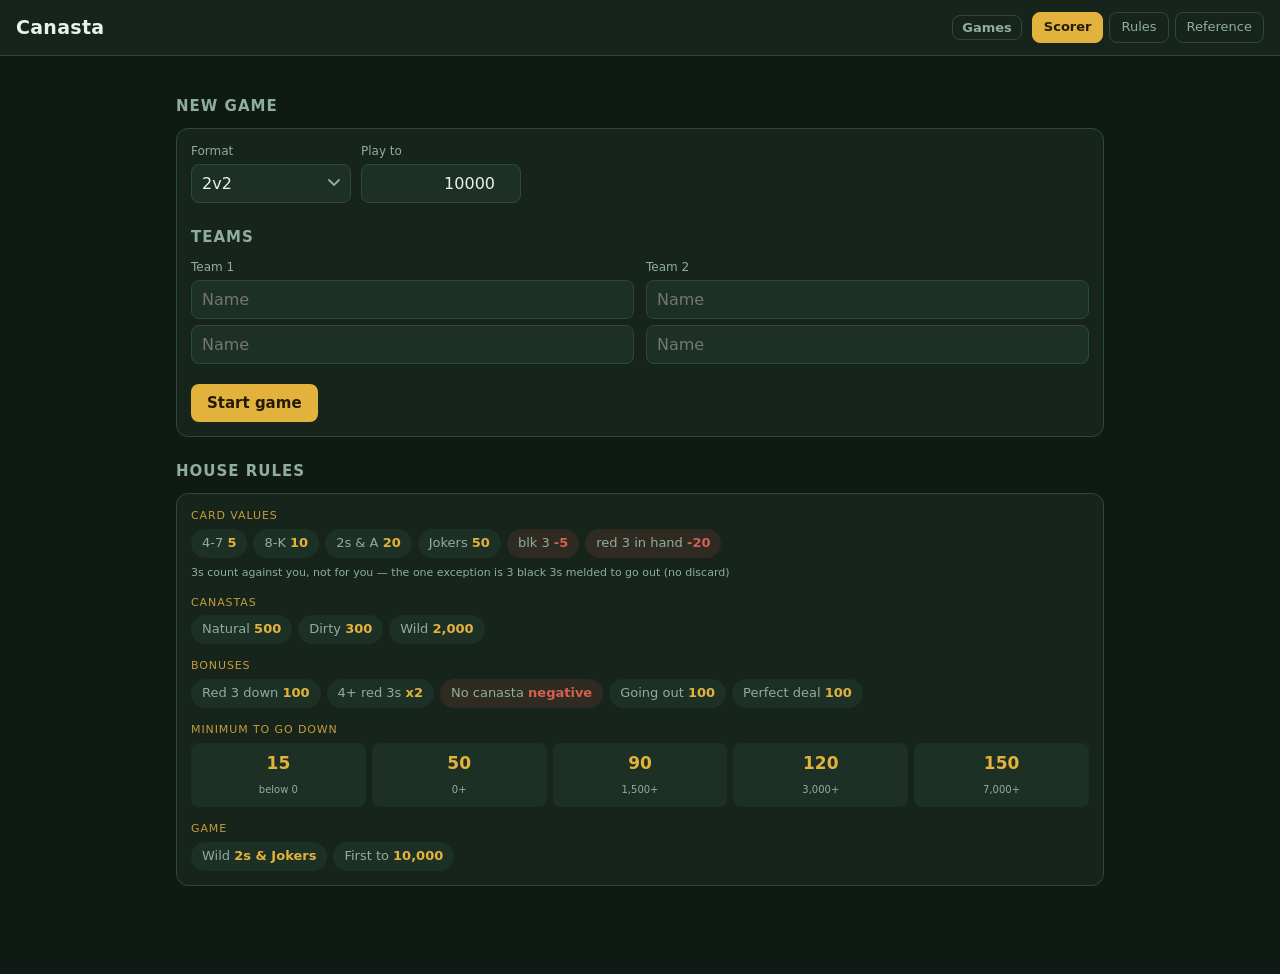
<file: index.html>
<!doctype html>
<html lang="en">
<head>
<meta charset="utf-8">
<meta name="viewport" content="width=device-width,initial-scale=1">
<title>Canasta Scorer</title>
<link rel="icon" href="favicon.svg" type="image/svg+xml">
<link rel="apple-touch-icon" href="apple-touch-icon.png">
<meta name="theme-color" content="#16241c">
<meta name="apple-mobile-web-app-capable" content="yes">
<meta name="mobile-web-app-capable" content="yes">
<meta name="apple-mobile-web-app-status-bar-style" content="black">
<meta name="apple-mobile-web-app-title" content="Canasta">
<link rel="stylesheet" href="nav.css?v=2">
<style>
  :root{
    --bg:#0f1a14; --panel:#16241c; --panel2:#1d3026; --line:#2c4a39;
    --ink:#e8f2ec; --dim:#8fae9d; --gold:#e3b23c; --red:#d4604f; --green:#4fbf7f;
  }
  *{box-sizing:border-box}
  body{margin:0;background:var(--bg);color:var(--ink);
    font:16px/1.45 ui-sans-serif,system-ui,-apple-system,"Segoe UI",sans-serif;
    padding:0 0 60px;-webkit-text-size-adjust:100%}
  main{max-width:960px;margin:0 auto;padding:16px}
  h2{font-size:15px;text-transform:uppercase;letter-spacing:1px;color:var(--dim);margin:24px 0 10px}
  .card{background:var(--panel);border:1px solid var(--line);border-radius:12px;padding:14px;margin-bottom:12px}
  label{display:block;font-size:12px;color:var(--dim);margin-bottom:4px}
  input[type=text],input[type=number],select{
    width:100%;background:var(--panel2);border:1px solid var(--line);color:var(--ink);
    border-radius:8px;padding:9px 10px;font-size:16px;font-family:inherit}
  input[type=number]{text-align:right}
  /* Safari keeps its native menulist metrics and ignores our padding, so the
     select renders shorter than the inputs beside it. Opt out and draw our
     own arrow. */
  select{appearance:none;-webkit-appearance:none;line-height:normal;
    padding-right:30px;background-repeat:no-repeat;
    background-position:right 10px center;
    background-image:url("data:image/svg+xml,%3Csvg xmlns='http://www.w3.org/2000/svg' width='12' height='8' viewBox='0 0 12 8'%3E%3Cpath d='M1 1l5 5 5-5' fill='none' stroke='%238fae9d' stroke-width='1.8' stroke-linecap='round'/%3E%3C/svg%3E")}
  input:focus,select:focus{outline:2px solid var(--gold);outline-offset:-1px}
  button{background:var(--gold);color:#241a05;border:0;border-radius:8px;padding:10px 16px;
    font-size:15px;font-weight:600;font-family:inherit;cursor:pointer}
  button.ghost{background:transparent;color:var(--dim);border:1px solid var(--line)}
  button.tiny{padding:4px 9px;font-size:13px}
  button:hover{filter:brightness(1.1)}
  .row{display:flex;gap:10px;flex-wrap:wrap;align-items:flex-end}
  .row>*{flex:1;min-width:120px}
  .grid{display:grid;gap:12px;grid-template-columns:repeat(auto-fit,minmax(280px,1fr))}
  .board{display:grid;gap:10px;grid-template-columns:repeat(auto-fit,minmax(140px,1fr))}
  .board .t{background:var(--panel);border:1px solid var(--line);border-radius:12px;padding:12px;text-align:center}
  .board .t.lead{border-color:var(--gold)}
  /* .down after .lead so "in the hole" wins over "leading" when both apply */
  .board .t.down{border-color:var(--red);background:
    linear-gradient(180deg,rgba(212,96,79,.14),rgba(212,96,79,0)) ,var(--panel)}
  .board .t.down .score{color:var(--red)}
  .board .t.down .meld b{color:var(--red)}
  .board .t.down .bar{background:rgba(212,96,79,.22)}
  .board .name{font-size:13px;color:var(--dim);white-space:nowrap;overflow:hidden;text-overflow:ellipsis}
  .board .score{font-size:30px;font-weight:700;font-variant-numeric:tabular-nums;margin-top:2px}
  .board .meld{font-size:11px;color:var(--dim);margin-top:3px}
  .board .meld b{color:var(--gold);font-size:13px}
  .bar{height:7px;background:var(--line);border-radius:3px;margin-top:8px;
    overflow:hidden;position:relative}
  .bar i{display:block;height:100%;background:var(--gold)}
  /* meld breakpoints, notched out in the page colour so they read over track and fill alike */
  .bar u{position:absolute;top:0;bottom:0;width:2px;background:var(--bg);text-decoration:none}
  .f{display:flex;align-items:center;gap:8px;margin-bottom:7px}
  .f label{flex:1;margin:0;font-size:13px;color:var(--ink)}
  .f label em{color:var(--dim);font-style:normal;font-size:11px}
  /* numeric text fields: inputmode brings up the phone keypad, and text (not
     number) keeps iOS from offering a full keyboard or accepting "e" */
  input.num{text-align:right;font-variant-numeric:tabular-nums}
  .f input.num{width:84px;flex:none;padding:8px}
  /* steppers for the small counts: two taps beat opening a keyboard */
  .step{display:flex;align-items:center;flex:none;border:1px solid var(--line);
    border-radius:8px;background:var(--panel2);overflow:hidden}
  .step button{background:none;color:var(--ink);border-radius:0;width:40px;height:38px;
    padding:0;font-size:20px;font-weight:500;line-height:1;touch-action:manipulation}
  .step button:disabled{color:var(--line);cursor:default}
  .step output{min-width:30px;text-align:center;font-weight:700;font-variant-numeric:tabular-nums}
  .step.on output{color:var(--gold)}
  /* compact: label and choices share one line per question */
  .picks{padding:10px 12px}
  .pk{display:flex;align-items:center;gap:6px}
  .pk+.pk{margin-top:8px}
  .q{flex:none;width:76px;font-size:13px;line-height:1.2;white-space:nowrap}
  .q em{display:block;color:var(--dim);font-style:normal;font-size:11px}
  .seg{flex:1;min-width:0;display:flex;gap:4px}
  .seg button{flex:1 1 0;min-width:0;background:var(--panel2);color:var(--dim);
    border:1px solid var(--line);padding:6px 4px;font-size:13px;font-weight:500;
    white-space:nowrap;overflow:hidden;text-overflow:ellipsis;touch-action:manipulation}
  .seg button.none{flex:none;padding:6px 9px}
  .seg button.on{background:var(--gold);color:#241a05;border-color:var(--gold);font-weight:600}
  /* round totals + save, pinned so they never scroll out of reach */
  .dock{position:fixed;left:0;right:0;bottom:0;z-index:4;background:var(--panel);
    border-top:1px solid var(--line);padding:10px 16px calc(10px + env(safe-area-inset-bottom))}
  .dock>div{max-width:928px;margin:0 auto;display:flex;align-items:center;gap:14px}
  .dock .dt{flex:1;min-width:0}
  .dock .dt span{display:block;font-size:11px;color:var(--dim);
    white-space:nowrap;overflow:hidden;text-overflow:ellipsis}
  .dock .dt b{font-size:19px;font-variant-numeric:tabular-nums}
  body.game{padding-bottom:110px}
  [hidden]{display:none!important}
  /* one tab per side plus the round history */
  .tabs{scroll-margin-top:120px;display:flex;gap:4px;border-bottom:1px solid var(--line);margin-bottom:12px;
    overflow-x:auto;scrollbar-width:none}
  .tabs button{flex:1 1 0;min-width:0;background:none;color:var(--dim);border-radius:8px 8px 0 0;
    border-bottom:3px solid transparent;padding:8px 6px 7px;font-weight:500;
    touch-action:manipulation}
  .tabs button span{display:block;white-space:nowrap;overflow:hidden;text-overflow:ellipsis}
  .tabs button small{display:block;font-size:12px;font-weight:600;
    font-variant-numeric:tabular-nums;color:var(--dim)}
  .tabs button.on{color:var(--ink);border-bottom-color:var(--gold);font-weight:600}
  .tabs small.pos{color:var(--green)} .tabs small.neg{color:var(--red)}
  .next{width:100%;margin-top:12px}
  .empty{color:var(--dim);font-size:14px;text-align:center;padding:18px 0}

  /* ---------- phones: the whole game on one screen, nothing to scroll ----------
     The page becomes a full-height column. Everything is sized to its content
     except the open tab, which takes what is left and, only if something like
     "count it out" overflows it, scrolls on its own. */
  @media (max-width:640px){
    body.game{height:100vh;height:100dvh;padding:0;display:flex;flex-direction:column;overflow:hidden}
    body.game header{flex:none}
    header #reset{padding:4px 8px;font-size:12px}
    body.game main{flex:1;min-height:0;width:100%;padding:8px 12px 0;
      display:flex;flex-direction:column}
    body.game main>*{flex:none}
    body.game .rnd,body.game .refwrap,body.game .next{display:none}

    body.game .win{padding:7px 12px;font-size:15px;margin-bottom:8px;border-radius:10px}
    body.game .board{grid-template-columns:none;grid-auto-flow:column;grid-auto-columns:1fr;gap:6px}
    body.game .board .t{padding:6px 8px;border-radius:10px}
    body.game .board .name{font-size:12px}
    body.game .board .score{font-size:22px;margin:0;line-height:1.15}
    body.game .board .meld{font-size:10px;margin:0}
    body.game .board .meld b{font-size:11px}
    body.game .bar{height:5px;margin-top:5px}

    body.game .picks{margin:8px 0}
    body.game .pk+.pk{margin-top:6px}
    body.game .tabs{margin-bottom:8px}
    body.game .tabs button{padding:4px 4px 5px;font-size:14px}
    body.game .tabs button small{font-size:11px}

    body.game [data-panel]{flex:1;min-height:0;overflow-y:auto;margin-bottom:8px;
      -webkit-overflow-scrolling:touch;overscroll-behavior:contain}
    .entry{padding:10px 12px}
    .lg{display:none}
    .cans{display:grid;grid-template-columns:1fr 1fr;gap:8px 12px}
    .cans .f{flex-direction:column;align-items:stretch;gap:3px;margin:0}
    .cans .step{justify-content:space-between}
    .entry .sub{margin-top:10px;padding-top:0;font-size:0}
    /* meld and hand side by side too; an open tally spans both columns */
    .pts{display:grid;grid-template-columns:1fr 1fr;gap:8px 12px;margin-top:8px}
    .pts .f{flex-direction:column;align-items:stretch;gap:3px;margin:0}
    .pts .f input.num{width:100%;padding:7px 8px}
    .entry details.counter{margin:4px 0 0}
    .pts:has(details[open]){grid-template-columns:1fr}

    /* Tall phones have room to spare under the card. Rather than leave it
       blank, the controls grow into it (capped, so they never look silly);
       on a short phone there is nothing spare and they stay at minimum. */
    .entry{display:flex;flex-direction:column}
    .entry>*{flex:none}
    .entry .cans{flex:2 0 auto;grid-auto-rows:1fr}
    .cans .f{justify-content:center}
    .cans .f label,.pts .f label{flex:none}   /* labels hug their control */
    .cans .step{flex:1 0 34px;max-height:72px}
    .cans .step button{height:auto;align-self:stretch;width:48px;font-size:24px}
    .cans .step output{font-size:20px}
    .entry .pts{flex:1 0 auto;grid-auto-rows:1fr}
    .pts>div{display:flex;flex-direction:column;justify-content:center}
    .pts .f input.num{height:auto;min-height:36px;font-size:20px}
    @media (min-height:640px){ .pts .f input.num{min-height:52px} }

    body.game .dock{position:static;flex:none;margin:0 -12px;padding:8px 12px calc(8px + env(safe-area-inset-bottom))}
    body.game .dock .dt b{font-size:17px}
  }
  /* tall phones (Plus / Pro Max): the top half takes a share of the room too */
  @media (max-width:640px) and (min-height:760px){
    body.game .board .t{padding:10px 8px}
    body.game .board .score{font-size:28px}
    body.game .board .meld{font-size:11px;margin-top:2px}
    body.game .bar{height:6px;margin-top:8px}
    body.game .picks{padding:12px 12px;margin:10px 0}
    body.game .pk+.pk{margin-top:8px}
    body.game .seg button{padding:10px 4px;font-size:14px}
    body.game .tabs button{padding:8px 4px 8px}
    body.game .tabs{margin-bottom:10px}
  }
  /* short phones (SE-class): shave what can go so the card still fits whole */
  @media (max-width:640px) and (max-height:600px){
    body.game .bar{display:none}
    body.game .board .t{padding:5px 8px}
    body.game .board .score{font-size:20px}
    body.game .picks{padding:7px 10px;margin:6px 0}
    body.game .pk+.pk{margin-top:4px}
    body.game .seg button{padding:5px 4px}
    body.game .tabs button{padding:2px 4px 4px}
    body.game .tabs{margin-bottom:6px}
    .cans{gap:6px 12px}
    .cans .step{flex-basis:30px}
    .entry{padding:8px 12px}
    .pts{margin-top:6px}
    .pts .f input.num{padding:5px 8px}
  }
  /* the smallest phones: the title gives way so the nav keeps one row */
  @media (max-width:370px){
    body.game .dock>div{gap:8px}
    body.game .dock button{padding:10px 12px}
  }
  .card.saved{display:flex;align-items:center;gap:10px;cursor:pointer}
  .card.saved:hover{border-color:var(--gold)}
  .card.saved.won{border-color:var(--gold);background:
    linear-gradient(90deg,rgba(227,178,60,.17),rgba(227,178,60,.02)),var(--panel)}
  .card.saved.won .sname{color:var(--gold)}
  .cup{font-size:22px;line-height:1;flex:0 0 auto}
  .wname{color:var(--gold);font-weight:700;letter-spacing:.3px}
  .sname{font-weight:600;white-space:nowrap;overflow:hidden;text-overflow:ellipsis}
  .ssub{font-size:12px;color:var(--dim);margin-top:3px}
  .sub{font-size:12px;color:var(--dim);border-top:1px dashed var(--line);margin-top:10px;padding-top:8px}
  .neg{color:var(--red)} .pos{color:var(--green)}
  details.counter{margin:2px 0 10px}
  details.counter summary{font-size:12px;color:var(--gold);cursor:pointer;list-style:none}
  details.counter summary::-webkit-details-marker{display:none}
  details.counter summary::before{content:"\25B8  "}
  details.counter[open] summary::before{content:"\25BE  "}
  .cgrid{display:grid;grid-template-columns:repeat(4,1fr);gap:6px;margin-top:8px}
  .cgrid label{font-size:11px;text-align:center}
  .cgrid input.num{padding:8px 4px;text-align:center}
  .hint{font-size:11px;color:var(--dim);margin-top:8px;line-height:1.35}
  table{width:100%;border-collapse:collapse;font-variant-numeric:tabular-nums}
  th,td{padding:8px 6px;text-align:right;border-bottom:1px solid var(--line);font-size:14px}
  th:first-child,td:first-child{text-align:left;color:var(--dim)}
  th{font-size:11px;text-transform:uppercase;letter-spacing:.5px;color:var(--dim)}
  tfoot td{font-weight:700;font-size:16px;border-bottom:0}
  .win{background:linear-gradient(90deg,var(--gold),#f0d27a);color:#241a05;
    border-radius:12px;padding:14px 16px;font-weight:700;font-size:18px;margin-bottom:14px}
  .called{float:right;font-size:11px;font-weight:600;text-transform:uppercase;
    letter-spacing:.8px;opacity:.65;padding-top:5px}
  .grp{font-size:11px;text-transform:uppercase;letter-spacing:.9px;color:var(--gold);
    margin:14px 0 5px;opacity:.85}
  .grp:first-child{margin-top:0}
  .chips{display:flex;flex-wrap:wrap;gap:6px}
  .chips i{font-style:normal;background:var(--panel2);border-radius:99px;
    padding:5px 11px;font-size:13px;color:var(--dim)}
  .chips i b{color:var(--gold);font-variant-numeric:tabular-nums}
  .chips i.minus{background:rgba(212,96,79,.13)}
  .chips i.minus b{color:var(--red)}
  .lad{display:flex;gap:6px}
  .lad div{flex:1;text-align:center;background:var(--panel2);border-radius:8px;padding:8px 4px}
  .lad div b{display:block;font-size:17px;color:var(--gold);font-variant-numeric:tabular-nums}
  .lad div span{font-size:10px;color:var(--dim)}
</style>
</head>
<body>
<header>
  <h1>Canasta</h1>
  <span class="sp"></span>
  <!-- Games is an action, not navigation, and sits left of the nav so the nav
       ends flush right on every page -->
  <button class="ghost tiny" id="reset">Games</button>
  <nav>
    <a href="index.html" aria-current="page">Scorer</a>
    <a href="rules.html">Rules</a>
    <a href="reference.html">Reference</a>
  </nav>
</header>
<main id="app"></main>

<script src="rules.js?v=2"></script>
<script>
const $ = (s,r=document)=>r.querySelector(s);
const app = $('#app');
const KEY = 'canasta.v1';
const esc = s => String(s).replace(/[<>&"]/g, c => ({'<':'&lt;','>':'&gt;','&':'&amp;','"':'&quot;'}[c]));

// All games live in one array, most recent first; the active game is always games[0],
// so S is a live reference into the array and save() just writes the whole thing.
function loadGames(){
  let raw = null;
  try { raw = JSON.parse(localStorage.getItem(KEY)); } catch (e) {}
  if (!raw) return [];
  return Array.isArray(raw) ? raw : [raw];   // migrate: v1 stored a single bare game
}
let games = loadGames();
let S = games[0] || null;
// storage can be blocked (private mode, opaque origin) - never let it kill a render
const save = () => { try { localStorage.setItem(KEY, JSON.stringify(games)); } catch (e) {} };

/* ---------- scoring: house rules ---------- */
const BLANK = {natural:0,dirty:0,wild:0,red3:0,meld:0,hand:0,wentOut:false,perfectCut:false};

// SCORE, CARD_VALUES, MELD_MIN, meldMin, money and TARGET_DEFAULT all live in rules.js,
// shared with the player reference page so the two can't disagree.

// A game ends by reaching the target, or by being called early.
// Calling is a reversible flag, so there is nothing to confirm.
const isDone = (g,t) => !!g.called || Math.max.apply(null, t) >= g.target;
// plural: calling early makes an exact tie far more likely than racing to the target
const leaders = (g,t) => { const top = Math.max.apply(null, t);
  return g.teams.filter((_,i) => t[i] === top); };

// breakpoint notches on the progress track, titled so you can hover for the tier
const tickMarks = () => MELD_MIN
  .filter(r => r[0] > 0 && r[0] < S.target)
  .map(r => '<u style="left:' + (r[0]/S.target*100) + '%" title="' +
            money(r[0]) + ': need ' + r[1] + ' to go down"></u>').join('');

function scoreTeam(t){
  const canastas = t.natural + t.dirty + t.wild;
  const red3 = t.red3 * SCORE.red3 * (t.red3 >= SCORE.red3DoubleAt ? 2 : 1);
  return t.natural*SCORE.natural + t.dirty*SCORE.dirty + t.wild*SCORE.wild
       + (canastas > 0 ? red3 : -red3)
       + t.meld - t.hand
       + (t.wentOut ? SCORE.goOut : 0)
       + (t.perfectCut ? SCORE.perfectCut : 0);
}

const totals = (g) => (g||S).teams.map((_,i) =>
  (g||S).rounds.reduce((sum,r) => sum + scoreTeam(r[i]), 0));

/* ---------- setup ---------- */
const MODES = {'1v1':[1,1], '1v1v1':[1,1,1], '2v2':[2,2]};

function savedList(){
  if (!games.length) return '';
  return '<h2>Saved games</h2>' + games.map((g,i) => {
    const t = totals(g), top = Math.max.apply(null, t), done = isDone(g, t);
    const up = leaders(g, t);
    const rounds = g.rounds.length + ' round' + (g.rounds.length===1?'':'s') +
                   (g.called ? ', called' : '');
    return '<div class="card saved ' + (done?'won':'') + '" data-open="' + i + '">' +
      (done ? '<div class="cup">&#127942;</div>' : '') +
      '<div style="flex:1;min-width:0">' +
        '<div class="sname">' + esc(g.teams.join('  v  ')) + '</div>' +
        '<div class="ssub">' + (done
          ? '<b class="wname">' + up.map(esc).join(' &amp; ') + '</b>' +
            (up.length > 1 ? ' tied at ' : ' took it, ') + money(top) + ' &middot; ' + rounds
          : rounds + ' &middot; ' + t.map(money).join(' - ')) + '</div>' +
      '</div>' +
      '<button class="ghost tiny" data-drop="' + i + '">x</button>' +
    '</div>';
  }).join('');
}

function renderSetup(mode){
  mode = mode || '2v2';
  document.body.classList.remove('game');
  const sides = MODES[mode];
  app.innerHTML = savedList() +
  '<h2>New game</h2>' +
  '<div class="card">' +
    '<div class="row">' +
      '<div style="flex:0 0 160px"><label>Format</label>' +
        '<select id="mode">' + Object.keys(MODES).map(m =>
          '<option ' + (m===mode?'selected':'') + '>' + m + '</option>').join('') + '</select></div>' +
      '<div style="flex:0 0 160px"><label>Play to</label>' +
        '<input type="number" inputmode="numeric" id="target" value="' + TARGET_DEFAULT + '" step="500"></div>' +
    '</div>' +
    '<h2>' + (mode==='2v2' ? 'Teams' : 'Players') + '</h2>' +
    '<div class="grid">' + sides.map((n,i) =>
      '<div><label>' + (mode==='2v2' ? 'Team '+(i+1) : 'Player '+(i+1)) + '</label>' +
      Array.from({length:n}).map(() =>
        '<input type="text" class="pname" data-side="' + i + '" placeholder="Name" style="margin-bottom:6px">'
      ).join('') + '</div>').join('') +
    '</div>' +
    '<div style="margin-top:14px"><button id="start">Start game</button></div>' +
  '</div>' + refCard();

  $('#mode').onchange = e => renderSetup(e.target.value);
  app.onclick = e => {
    const drop = e.target.dataset.drop;
    if (drop !== undefined) return dropGame(+drop, e.target);   // before open: the x sits inside the row
    const open = e.target.closest('[data-open]');
    if (open){
      S = games.splice(+open.dataset.open, 1)[0];
      games.unshift(S); draft = []; tab = 0; save(); render();
    }
  };
  $('#start').onclick = () => {
    const teams = sides.map((_,i) => {
      const names = [].slice.call(document.querySelectorAll('.pname[data-side="'+i+'"]'))
        .map(x => x.value.trim()).filter(Boolean);
      return names.length ? names.join(' & ')
                          : (mode==='2v2' ? 'Team '+(i+1) : 'Player '+(i+1));
    });
    S = {mode: mode, teams: teams, target: +$('#target').value || TARGET_DEFAULT, rounds: []};
    games.unshift(S); draft = []; tab = 0; save(); render();
  };
}

// Deleting a game is the one destructive act left, so it arms on first click.
let dropArm = null;
function dropGame(i, btn){
  if (dropArm !== i){
    dropArm = i; btn.textContent = 'delete?'; btn.style.color = 'var(--red)';
    setTimeout(() => {
      if (dropArm !== i) return;
      dropArm = null;
      if (document.contains(btn)){ btn.textContent = 'x'; btn.style.color = ''; }
    }, 4000);
    return;
  }
  dropArm = null;
  games.splice(i,1); save(); renderSetup();
}

/* ---------- game ---------- */
let draft = [];
let tab = 0;          // a team's index, or 'rounds' for the history

function render(){
  if (!S) return renderSetup();
  // The round being entered is kept on the game itself, so stepping over to
  // Rules or Reference (or switching games) and back picks up where you were.
  if (draft.length !== S.teams.length){
    const kept = S.draft && S.draft.length === S.teams.length;
    draft = S.teams.map((_,i) => Object.assign({}, BLANK, kept ? S.draft[i] : null));
    tab = S.tab !== undefined ? S.tab : 0;
  }

  const tot = totals();
  const best = Math.max.apply(null, tot);
  const won = isDone(S, tot);
  const up = leaders(S, tot);

  app.innerHTML =
    (won ? '<div class="win">' +
      (up.length > 1 ? up.map(esc).join(' &amp; ') + ' tie at ' + money(best)
                     : esc(up[0]) + ' wins - ' + money(best)) +
      (S.called ? '<span class="called">called early</span>' : '') + '</div>' : '') +
    '<div class="board">' + S.teams.map((n,i) =>
      '<div class="t ' + (tot[i]===best?'lead ':'') + (tot[i]<0?'down':'') + '">' +
        '<div class="name">' + esc(n) + '</div>' +
        '<div class="score">' + money(tot[i]) + '</div>' +
        '<div class="meld"><b>' + meldMin(tot[i]) + '</b> to go down</div>' +
        '<div class="bar"><i style="width:' +
          Math.max(0, Math.min(100, tot[i]/S.target*100)) + '%"></i>' + tickMarks() + '</div>' +
      '</div>').join('') + '</div>' +

    '<h2 class="rnd">Round ' + (S.rounds.length + 1) + '</h2>' +
    // whole-round questions, so they sit above the tabs rather than inside one
    '<div class="card picks">' +
      pick('wentOut', 'Went out', '+' + SCORE.goOut) +
      pick('perfectCut', 'Perfect deal', '+' + SCORE.perfectCut) +
    '</div>' +
    '<div class="tabs" role="tablist">' + S.teams.map((n,i) =>
      '<button type="button" role="tab" data-tab="' + i + '"><span>' + esc(n) + '</span>' +
        '<small id="tb' + i + '">0</small></button>').join('') +
      '<button type="button" role="tab" data-tab="rounds"><span>Rounds</span>' +
        '<small>' + S.rounds.length + ' played</small></button>' +
    '</div>' +
    S.teams.map(entryCard).join('') +
    // game-level actions live with the history, out of the way of round entry
    '<div data-panel="rounds">' + history(tot) +
      '<div class="row" style="margin-top:4px">' +
        '<button class="ghost" id="clear" style="flex:0 0 auto">Clear this round</button>' +
        '<button class="ghost" id="call" style="flex:0 0 auto">' +
          (S.called ? 'Reopen game' : 'Call game') + '</button>' +
      '</div></div>' +
    '<div class="refwrap">' + refCard() + '</div>' +
    '<div class="dock"><div>' + S.teams.map((n,i) =>
      '<div class="dt"><span>' + esc(n) + '</span><b id="rt' + i + '">0</b></div>').join('') +
      '<button id="add" style="flex:none">Save round ' + (S.rounds.length + 1) + '</button></div></div>';

  document.body.classList.add('game');
  wire();
  showTab(tab);
  refreshTotals();
}

// Every panel stays in the page and is only hidden, so half-typed card counts
// survive a hop to another tab.
function showTab(t){
  tab = t === 'rounds' ? t : S.teams[t] !== undefined ? +t : 0;
  if (S.tab !== tab){ S.tab = tab; save(); }
  app.querySelectorAll('[data-tab]').forEach(b => {
    const on = b.dataset.tab === String(tab);
    b.classList.toggle('on', on);
    b.setAttribute('aria-selected', on);
  });
  app.querySelectorAll('[data-panel]').forEach(p => {
    p.hidden = p.dataset.panel !== String(tab);
  });
}

// Going out and the perfect deal belong to one side per round, so they are a
// single choice for the round rather than a checkbox on every card.
const pick = (f, q, note) => {
  const who = draft.findIndex(d => d[f]);
  return '<div class="pk"><div class="q">' + q + ' <em>' + note + '</em></div><div class="seg">' +
    S.teams.map((n,i) => '<button type="button" data-pick="' + f + '" data-i="' + i + '"' +
      (who === i ? ' class="on"' : '') + '>' + esc(n) + '</button>').join('') +
    '<button type="button" data-pick="' + f + '" data-i="-1" class="none' +
      (who < 0 ? ' on' : '') + '">None</button></div></div>';
};

const stepper = (i, f, d, max) =>
  '<div class="step' + (d[f] ? ' on' : '') + '" data-t="' + i + '" data-f="' + f + '"' +
    (max ? ' data-max="' + max + '"' : '') + '>' +
    '<button type="button" data-d="-1" aria-label="fewer"' + (d[f] ? '' : ' disabled') + '>&minus;</button>' +
    '<output>' + d[f] + '</output>' +
    '<button type="button" data-d="1" aria-label="more"' +
      (max && d[f] >= max ? ' disabled' : '') + '>+</button></div>';

// type=text + inputmode: the digit keypad on phones, and an empty box instead
// of a 0 you have to delete first
const numField = (i, f, v) =>
  '<input type="text" class="num" inputmode="numeric" pattern="[0-9]*" autocomplete="off" ' +
    'placeholder="0" data-t="' + i + '" data-f="' + f + '" value="' + (v || '') + '">';

function entryCard(name, i){
  const d = draft[i];
  const row = (f,label,note,ctl) =>
    '<div class="f"><label>' + label + ' <em>' + note + '</em></label>' + ctl + '</div>';
  const nxt = S.teams[i+1];
  // .lg words drop out on phones, where the four steppers sit two by two
  return '<div class="card entry" data-panel="' + i + '"><div class="cans">' +
    row('natural','Natural<span class="lg"> canastas</span>','x' + SCORE.natural, stepper(i,'natural',d)) +
    row('dirty','Dirty<span class="lg"> canastas</span>','x' + SCORE.dirty, stepper(i,'dirty',d)) +
    row('wild','Wild<span class="lg"> canastas</span>','x' + SCORE.wild, stepper(i,'wild',d)) +
    row('red3','Red 3s','x' + SCORE.red3 + '<span class="lg">, doubled at ' + SCORE.red3DoubleAt + '+</span>',
        stepper(i,'red3',d,DEAL.red3s)) + '</div>' +
    '<div class="sub">Card points</div>' +
    '<div class="pts"><div>' +
      row('meld','Melded on table','+', numField(i,'meld',d.meld)) + counter(i,'meld') + '</div><div>' +
      row('hand','Left in hand','-', numField(i,'hand',d.hand)) + counter(i,'hand') + '</div></div>' +
    (nxt !== undefined ? '<button type="button" class="ghost next" data-tab="' + (i+1) + '">' +
      'Next: ' + esc(nxt) + ' &rarr;</button>' : '') +
  '</div>';
}

// The 3s have no box of their own - they share a value with an existing one.
// Only the hand tally needs saying, since neither 3 is ever melded.
const THREES = 'black 3s go in the ' + SCORE.blackThree +
               ', a red 3 caught in hand in the ' + SCORE.red3InHand;

const counter = (i,f) =>
  '<details class="counter"><summary>count it out</summary>' +
    '<div class="cgrid" data-count="' + i + '-' + f + '">' +
      CARD_VALUES.map(c => '<div><input type="text" class="num" inputmode="numeric" pattern="[0-9]*" ' +
        'autocomplete="off" placeholder="0" data-v="' + c.v + '">' +
        '<label>' + c.short + '<br>' + c.v + '</label></div>').join('') +
    '</div>' +
    (f === 'hand' ? '<div class="hint">' + THREES + '</div>' : '') +
  '</details>';

function history(tot){
  if (!S.rounds.length)
    return '<div class="card"><div class="empty">No rounds saved yet.</div></div>';
  const run = S.teams.map(() => 0);
  return '<div class="card" style="overflow-x:auto"><table>' +
    '<thead><tr><th>#</th>' + S.teams.map(n => '<th>' + esc(n) + '</th>').join('') + '<th></th></tr></thead>' +
    '<tbody>' + S.rounds.map((r,ri) =>
      '<tr><td>' + (ri+1) + '</td>' +
      r.map((t,i) => {
        const v = scoreTeam(t); run[i] += v;
        return '<td><span class="' + (v<0?'neg':'') + '">' + money(v) + '</span>' +
          '<div style="font-size:11px;color:var(--dim)">' + money(run[i]) + '</div></td>';
      }).join('') +
      '<td><button class="ghost tiny" data-del="' + ri + '">x</button></td></tr>').join('') +
    '</tbody><tfoot><tr><td>Total</td>' +
      tot.map(v => '<td>' + money(v) + '</td>').join('') + '<td></td></tr></tfoot>' +
  '</table></div>';
}

// [label, value, optional class]
const chips = pairs => '<div class="chips">' +
  pairs.map(p => '<i' + (p[2] ? ' class="' + p[2] + '"' : '') + '>' +
    p[0] + ' <b>' + p[1] + '</b></i>').join('') + '</div>';

const refCard = () =>
  '<h2>House rules</h2><div class="card">' +
  '<div class="grp">Card values</div>' +
  chips(CARD_VALUES.map(c => [c.short, c.v]).concat([
    ['blk 3', '-' + SCORE.blackThree, 'minus'],
    ['red 3 in hand', '-' + SCORE.red3InHand, 'minus']
  ])) +
  '<div class="hint">3s count against you, not for you &mdash; the one exception is ' +
    DEAL.blackThreesToGoOut + ' black 3s melded to go out (no discard)</div>' +
  '<div class="grp">Canastas</div>' +
  chips([['Natural',SCORE.natural],['Dirty',SCORE.dirty],['Wild',money(SCORE.wild)]]) +
  '<div class="grp">Bonuses</div>' +
  chips([['Red 3 down',SCORE.red3],[SCORE.red3DoubleAt + '+ red 3s','x2'],
         ['No canasta','negative','minus'],
         ['Going out',SCORE.goOut],['Perfect deal',SCORE.perfectCut]]) +
  '<div class="grp">Minimum to go down</div>' +
  '<div class="lad">' + meldLadder().map(s =>
      '<div><b>' + s.need + '</b><span>' + s.at + '</span></div>').join('') + '</div>' +
  '<div class="grp">Game</div>' +
  chips([['Wild','2s &amp; Jokers'],['First to', money(S ? S.target : TARGET_DEFAULT)]]) +
  '</div>';

/* ---------- events ---------- */
function wire(){
  app.oninput = e => {
    const el = e.target;
    if (el.classList.contains('num')){            // digits only, whatever got pasted
      const clean = el.value.replace(/\D/g, '');
      if (clean !== el.value) el.value = clean;
    }
    if (el.dataset.v !== undefined){                 // "count it out" helper
      const box = el.closest('[data-count]');
      const parts = box.dataset.count.split('-');
      const i = parts[0], f = parts[1];
      const sum = [].slice.call(box.querySelectorAll('input'))
        .reduce((s,x) => s + (+x.value||0) * +x.dataset.v, 0);
      draft[i][f] = sum;
      app.querySelector('input[data-t="'+i+'"][data-f="'+f+'"]').value = sum || '';
      return refreshTotals();
    }
    if (el.dataset.f){
      draft[el.dataset.t][el.dataset.f] = +el.value || 0;
      refreshTotals();
    }
  };
  app.onclick = e => {
    const b = e.target.closest('button');
    if (!b) return;
    if (b.dataset.del !== undefined){ S.rounds.splice(+b.dataset.del,1); save(); render(); return; }
    if (b.dataset.tab !== undefined){
      showTab(b.dataset.tab);
      const bar = app.querySelector('.tabs');      // scrolled past the tabs? bring them back
      if (bar.getBoundingClientRect().top < 0) bar.scrollIntoView({behavior:'smooth'});
      return;
    }
    if (b.dataset.d){                                // canasta / red 3 stepper
      const box = b.closest('.step'), i = box.dataset.t, f = box.dataset.f;
      const max = +box.dataset.max || Infinity;
      const v = Math.max(0, Math.min(max, draft[i][f] + +b.dataset.d));
      draft[i][f] = v;
      box.querySelector('output').textContent = v;
      box.classList.toggle('on', v > 0);
      box.querySelector('[data-d="-1"]').disabled = v === 0;
      box.querySelector('[data-d="1"]').disabled = v >= max;
      return refreshTotals();
    }
    if (b.dataset.pick){                             // who went out / perfect deal
      const f = b.dataset.pick, who = +b.dataset.i;
      draft.forEach((d,i) => { d[f] = i === who; });
      b.parentNode.querySelectorAll('button').forEach(o => o.classList.toggle('on', o === b));
      return refreshTotals();
    }
  };
  $('#add').onclick = () => {
    S.rounds.push(draft.map(d => Object.assign({}, d)));
    draft = S.teams.map(() => Object.assign({}, BLANK)); tab = 0;
    save(); render(); scrollTo({top:0, behavior:'smooth'});
  };
  $('#clear').onclick = () => { draft = S.teams.map(() => Object.assign({}, BLANK)); tab = 0; render(); };
  $('#call').onclick = () => { S.called = !S.called; save(); render(); scrollTo({top:0,behavior:'smooth'}); };
}

// Every draft change ends here, so this is also where the draft is stored.
const refreshTotals = () => { S.draft = draft; save(); draft.forEach((d,i) => {
  const v = scoreTeam(d), el = $('#rt'+i);
  el.textContent = (v>0 ? '+' : '') + money(v);
  el.className = v<0 ? 'neg' : v>0 ? 'pos' : '';
  const tb = $('#tb'+i);           // the same figure, small, on the team's tab
  tb.textContent = el.textContent; tb.className = el.className;
}); };

// Non-destructive now: the running game stays in `games`, so this just steps back
// to the list. Nothing to confirm.
// Select on focus, so retyping a number replaces it instead of appending.
// Deferred: iOS drops a selection made during the focus event itself.
app.addEventListener('focusin', e => {
  const el = e.target;
  if (el.classList && el.classList.contains('num')) setTimeout(() => el.select(), 0);
});

$('#reset').onclick = () => { S = null; draft = []; renderSetup(); };

/* ---------- self check: open index.html?test and watch the console ---------- */
if (location.search.indexOf('test') > -1){
  const t = o => scoreTeam(Object.assign({}, BLANK, o));
  [[t({natural:1}),500], [t({dirty:2}),600], [t({wild:1}),2000],
   [t({red3:2,natural:1}),700], [t({red3:2}),-200],
   [t({red3:4,natural:1}),1300], [t({red3:4}),-800],
   [t({red3:3,dirty:1}),600],
   [t({meld:145,hand:30,natural:1,wentOut:true}),715],
   [t({perfectCut:true,wentOut:true}),200],
   [meldMin(0),50], [meldMin(-5),15], [meldMin(1499),50], [meldMin(1500),90],
   [meldMin(2999),90], [meldMin(3000),120],
   [meldMin(6999),120], [meldMin(7000),150], [meldMin(99999),150]
  ].forEach((c,i) => console.assert(c[0]===c[1], 'case '+i+': got '+c[0]+', want '+c[1]));

  // v1 stored one bare game, v2 stores an array - loadGames must cope with both
  const oldFmt = {mode:'2v2',teams:['A','B'],target:10000,rounds:[]};
  const probe = v => { try { localStorage.setItem(KEY, JSON.stringify(v)); } catch(e){ return null; }
                       return loadGames(); };
  const keep = localStorage.getItem(KEY);
  const m1 = probe(oldFmt), m2 = probe([oldFmt,oldFmt]), m3 = probe(null);
  if (m1) {
    console.assert(m1.length===1 && m1[0].teams[0]==='A', 'migrate: bare game should wrap to [game]');
    console.assert(m2.length===2, 'migrate: array should pass through');
    console.assert(m3.length===0, 'migrate: empty storage should give []');
  }
  try { keep === null ? localStorage.removeItem(KEY) : localStorage.setItem(KEY, keep); } catch(e){}
  console.log('self check complete');
}

render();
</script>
</body>
</html>
</file>
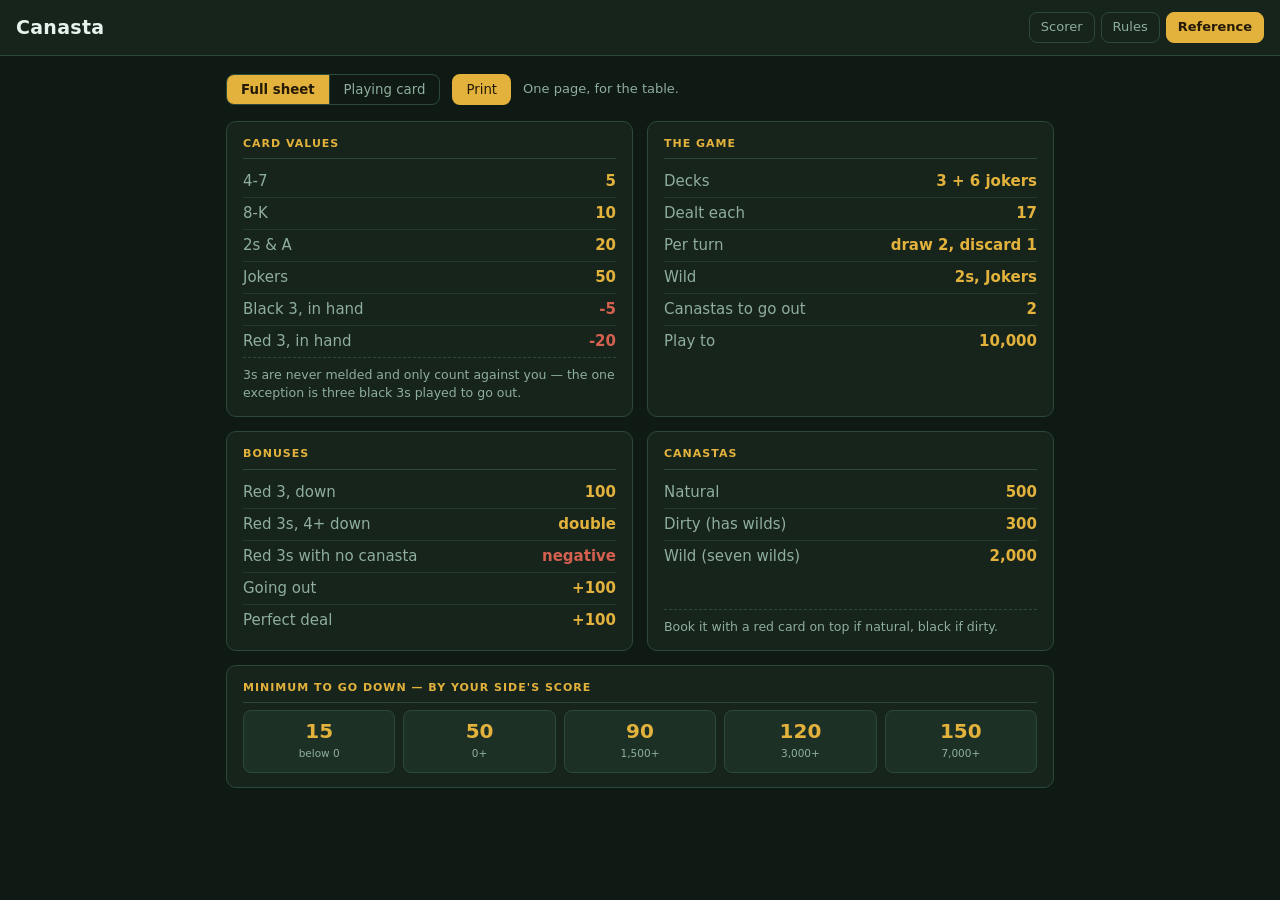
<file: reference.html>
<!doctype html>
<html lang="en">
<head>
<meta charset="utf-8">
<meta name="viewport" content="width=device-width,initial-scale=1">
<title>Canasta Scoring Reference</title>
<link rel="icon" href="favicon.svg" type="image/svg+xml">
<link rel="apple-touch-icon" href="apple-touch-icon.png">
<meta name="theme-color" content="#16241c">
<meta name="apple-mobile-web-app-capable" content="yes">
<meta name="mobile-web-app-capable" content="yes">
<meta name="apple-mobile-web-app-status-bar-style" content="black">
<meta name="apple-mobile-web-app-title" content="Canasta">
<link rel="stylesheet" href="nav.css?v=2">
<style>
  :root{
    --bg:#0f1a14; --panel:#16241c; --panel2:#1d3026; --line:#2c4a39;
    --ink:#e8f2ec; --dim:#8fae9d; --gold:#e3b23c; --red:#d4604f;
  }
  *{box-sizing:border-box}
  body{margin:0;background:var(--bg);color:var(--ink);
    font:15px/1.4 ui-sans-serif,system-ui,-apple-system,"Segoe UI",sans-serif;
    padding-bottom:50px}
  main{max-width:860px;margin:0 auto;padding:18px 16px}
  .toolbar{display:flex;align-items:center;gap:12px;flex-wrap:wrap;margin:0 0 16px}
  .seg{display:inline-flex;border:1px solid var(--line);border-radius:8px;overflow:hidden}
  .seg button{background:none;border:0;color:var(--dim);padding:7px 14px;
    font:13px/1 inherit;font-family:inherit;cursor:pointer}
  .seg button+button{border-left:1px solid var(--line)}
  .seg button.on{background:var(--gold);color:#241a05;font-weight:600}
  .seg button:not(.on):hover{color:var(--ink)}
  #print{background:var(--gold);color:#241a05;border:0;border-radius:8px;
    padding:8px 14px;font:600 13px/1 inherit;font-family:inherit;cursor:pointer}
  #print:hover{filter:brightness(1.1)}
  .cap{font-style:normal;color:var(--dim);font-size:13px}

  /* One switch drives both the screen and the printout */
  body.v-sheet .cardwrap,
  body.v-card  .sheetwrap{display:none}

  /* ---------- full sheet ---------- */
  /* Two columns on a laptop, so the four blocks pair off instead of leaving
     one stranded, and they stretch to a matching height per row. The pairing
     in the markup keeps that stretch small. */
  .sheet{display:grid;gap:14px;
    grid-template-columns:repeat(auto-fit,minmax(min(330px,100%),1fr))}
  .blk{background:var(--panel);border:1px solid var(--line);border-radius:10px;
    padding:14px 16px;break-inside:avoid;display:flex;flex-direction:column}
  .blk h4{margin:0 0 7px;font-size:11px;text-transform:uppercase;letter-spacing:1px;
    color:var(--gold);font-weight:700;border-bottom:1px solid var(--line);
    padding-bottom:7px}
  .r{display:flex;gap:12px;align-items:baseline;padding:5px 0;font-size:15px}
  .r+.r{border-top:1px solid rgba(44,74,57,.55)}
  .r span{flex:1;color:var(--dim)}
  .r b{font-weight:600;font-variant-numeric:tabular-nums;white-space:nowrap;
    color:var(--gold)}
  .r.neg b{color:var(--red)}
  .wide{grid-column:1/-1}
  /* margin-top:auto sits the note on the floor of a stretched block */
  .note{font-size:12.5px;color:var(--dim);margin:14px 0 0;line-height:1.45;
    border-top:1px dashed var(--line);padding-top:8px;margin-top:auto}
  .lad{display:flex;gap:8px;flex-wrap:wrap}
  .lad div{flex:1;min-width:56px;text-align:center;background:var(--panel2);
    border:1px solid var(--line);border-radius:8px;padding:9px 4px}
  .lad div b{display:block;font-size:20px;color:var(--gold);
    font-variant-numeric:tabular-nums;line-height:1.1}
  .lad div span{font-size:10.5px;color:var(--dim)}
  .sheetfoot{display:none;font-size:9pt;color:#555;margin-top:10px}

  /* ---------- playing card: exactly 2.5in x 3.5in, screen and paper ---------- */
  /* sections spread over the full height: whatever space the content leaves
     goes between them, so the card never ends in a blank band */
  .card{width:2.5in;height:3.5in;background:var(--panel);border:1px solid var(--line);
    border-radius:10pt;padding:7pt 8pt 8pt;overflow:hidden;
    display:flex;flex-direction:column;justify-content:space-between;
    font:6.8pt/1.3 ui-sans-serif,system-ui,-apple-system,"Segoe UI",sans-serif}
  .card h4{font-size:10.5pt;margin:0;color:var(--gold);line-height:1}
  .card h4 small{float:right;font-size:5.5pt;color:var(--dim);font-weight:400;padding-top:3pt}
  .g b{display:block;font-size:5.5pt;text-transform:uppercase;letter-spacing:.6pt;
    color:var(--gold);border-bottom:.5pt solid var(--line);padding-bottom:1pt;
    margin-bottom:2.5pt;font-weight:700}
  .g p{margin:0 0 1pt}
  .g p:last-child{margin-bottom:0}
  .g i{font-style:normal;color:var(--dim)}
  .g u{text-decoration:none;font-weight:700}
  .g .neg u{color:var(--red)}
  /* the numbers players look up most get tiles, value over label */
  .tiles{display:flex;gap:2.5pt;margin-bottom:2pt}
  .tiles:last-child{margin-bottom:0}
  .tiles div{flex:1;min-width:0;text-align:center;background:var(--panel2);
    border:.5pt solid var(--line);border-radius:3pt;padding:2pt 1pt 1.5pt}
  .tiles u{display:block;font-size:10pt;line-height:1.1;color:var(--gold)}
  .tiles span{display:block;font-size:5.3pt;color:var(--dim);white-space:nowrap}

  /* zoom (not transform) so the card still takes up its magnified size in
     layout - that is what lets margin:auto centre it. */
  @media screen{
    .card{zoom:2;margin:0 auto}
  }
  @media screen and (max-width:620px){
    .card{zoom:1.2}
  }

  /* ---------- phones: the full sheet on one screen, nothing to scroll ----------
     Same idea as the scorer: the page is a full-height column, the sheet takes
     what is left under the toolbar, and its blocks pair off two by two and
     spread their rows to fill it. Only if a very short phone can't fit it all
     does the sheet scroll inside itself. */
  @media screen and (max-width:640px){
    body.v-sheet{height:100vh;height:100dvh;padding:0;overflow:hidden;
      display:flex;flex-direction:column}
    body.v-sheet header{flex:none}
    body.v-sheet main{flex:1;min-height:0;width:100%;padding:8px 12px 10px;
      display:flex;flex-direction:column}
    body.v-sheet .toolbar{flex:none;margin:0 0 8px;flex-wrap:nowrap}
    body.v-sheet .cap{display:none}
    body.v-sheet #print{margin-left:auto}
    body.v-sheet .sheetwrap{flex:1;min-height:0;display:flex;flex-direction:column}
    body.v-sheet .sheet{flex:1;min-height:0;overflow-y:auto;gap:8px;
      grid-template-columns:minmax(0,1fr) minmax(0,1fr);
      /* spare height goes to the two rows of tables, not the ladder */
      grid-template-rows:minmax(min-content,1.3fr) minmax(min-content,1fr) auto}
    .blk{padding:8px 10px;border-radius:9px}
    .blk h4{font-size:10px;margin-bottom:2px;padding-bottom:5px}
    .blk>div{flex:1;display:flex;flex-direction:column;justify-content:space-around}
    .r{font-size:13px;padding:3px 0;gap:6px}
    .note{font-size:11px;line-height:1.35;margin-top:6px;padding-top:5px}
    .blk>.lad{flex:none;flex-direction:row;gap:5px;flex-wrap:nowrap}
    .lad div{min-width:0;padding:6px 2px}
    .lad div b{font-size:18px}
    .lad div span{font-size:10px}
  }
  /* tall phones: there is room for the type to come up a size */
  @media screen and (max-width:640px) and (min-height:760px){
    .r{font-size:15px}
    .blk h4{font-size:11px}
    .note{font-size:12px}
    .lad div b{font-size:21px}
    .lad div span{font-size:11px}
  }
  /* narrow phones: two columns get tight, so the type comes down a step */
  @media screen and (max-width:380px){
    body.v-sheet main{padding:6px 8px 8px}
    body.v-sheet .sheet{gap:6px}
    .blk{padding:6px 8px}
    .r{font-size:11.5px;padding:2px 0;gap:4px}
    .r b{font-size:11.5px}
    .note{font-size:10px;line-height:1.3}
    .lad div b{font-size:16px}
    .lad div span{font-size:9px}
  }
  /* short phones (SE-class): squeeze the chrome and the row padding */
  @media screen and (max-width:640px) and (max-height:620px){
    body.v-sheet .toolbar{margin-bottom:6px}
    body.v-sheet .seg button{padding:5px 10px}
    body.v-sheet #print{padding:6px 12px}
    .blk h4{padding-bottom:3px;margin-bottom:1px}
    .r{padding:1px 0}
    .note{margin-top:4px;padding-top:3px}
    .lad div{padding:4px 2px}
  }

  @media print{
    @page{margin:18mm}
    body{background:#fff;color:#000;padding:0}
    .toolbar{display:none}
    /* the sheet needs a title; the card carries its own, so drop it there */
    header{position:static;display:block;background:none;border:0;padding:0;
      margin:0 0 12pt}
    header h1{color:#000;font-size:14pt}
    header .sp,header nav{display:none}
    body.v-card header{display:none}
    main{max-width:none;padding:0}

    .sheet{gap:8px;grid-template-columns:1fr 1fr}
    .blk{background:#fff;border:1px solid #999;border-radius:0;padding:8px 10px}
    .blk h4{color:#000;border-bottom:1px solid #999;padding-bottom:3px}
    .r{padding:2px 0;font-size:10pt}
    .r span,.r b,.r.neg b{color:#000}
    .note{color:#444}
    .lad div{background:none;border:1px solid #999;border-radius:0}
    .lad div b{color:#000;font-size:12pt}
    .lad div span{color:#333}
    .sheetfoot{display:block}

    .card{background:#fff;color:#000;border:.5pt dashed #777;border-radius:0}
    .card h4{color:#000}
    .card h4 small{color:#444}
    .g b{color:#000;border-bottom:.5pt solid #999}
    .g i{color:#444}
    .g .neg u{color:#000}
    .tiles div{background:none;border:.5pt solid #999}
    .tiles u{color:#000}
    .tiles span{color:#444}
  }
</style>
</head>
<body>
<header>
  <h1>Canasta<span class="pt"> &mdash; Scoring Reference</span></h1>
  <span class="sp"></span>
  <nav>
    <a href="index.html">Scorer</a>
    <a href="rules.html">Rules</a>
    <a href="reference.html" aria-current="page">Reference</a>
  </nav>
</header>
<main>
  <div class="toolbar">
    <div class="seg">
      <button data-view="sheet">Full sheet</button>
      <button data-view="card">Playing card</button>
    </div>
    <button id="print">Print</button>
    <em class="cap"></em>
  </div>

  <section class="sheetwrap">
    <div class="sheet">
      <div class="blk"><h4>Card values</h4><div id="s-cards"></div>
        <p class="note">3s are never melded and only count against you &mdash; the
        one exception is three black 3s played to go out.</p></div>
      <div class="blk"><h4>The game</h4><div id="s-game"></div></div>
      <div class="blk"><h4>Bonuses</h4><div id="s-bonuses"></div></div>
      <div class="blk"><h4>Canastas</h4><div id="s-canastas"></div>
        <p class="note">Book it with a red card on top if natural, black if dirty.</p></div>
      <div class="blk wide"><h4>Minimum to go down &mdash; by your side's score</h4>
        <div class="lad" id="s-ladder"></div></div>
    </div>
    <p class="sheetfoot">Full rules: hersha.github.io/Canasta/rules.html</p>
  </section>

  <section class="cardwrap">
    <div class="stage">
      <div class="card">
        <h4>Canasta <small>house rules</small></h4>
        <div class="g"><b>Card points</b><div id="c-cards"></div></div>
        <div class="g"><b>Canastas</b><div id="c-canastas"></div></div>
        <div class="g"><b>Bonuses</b><div id="c-bonuses"></div></div>
        <div class="g"><b>Minimum to go down</b><div id="c-ladder"></div></div>
        <div class="g"><b>Game</b><div id="c-game"></div></div>
      </div>
    </div>
  </section>
</main>

<script src="rules.js?v=2"></script>
<script>
const el = id => document.getElementById(id);

/* ---------- sheet: label/value rows ---------- */
const rows = (id, data) => el(id).innerHTML = data.map(r =>
  '<div class="r' + (r[2] ? ' neg' : '') + '"><span>' + r[0] +
  '</span><b>' + r[1] + '</b></div>').join('');

rows('s-cards', CARD_VALUES.map(c => [c.short, c.v]).concat([
  ['Black 3, in hand', '-' + SCORE.blackThree, true],
  ['Red 3, in hand',   '-' + SCORE.red3InHand, true]
]));
rows('s-canastas', [
  ['Natural',            money(SCORE.natural)],
  ['Dirty (has wilds)',  money(SCORE.dirty)],
  ['Wild (seven wilds)', money(SCORE.wild)]
]);
rows('s-bonuses', [
  ['Red 3, down',                              SCORE.red3],
  ['Red 3s, ' + SCORE.red3DoubleAt + '+ down', 'double'],
  ['Red 3s with no canasta',                   'negative', true],
  ['Going out',                                '+' + SCORE.goOut],
  ['Perfect deal',                             '+' + SCORE.perfectCut]
]);
rows('s-game', [
  ['Decks',              DEAL.decks + ' + ' + DEAL.jokers + ' jokers'],
  ['Dealt each',         DEAL.hand],
  ['Per turn',           'draw ' + DEAL.draw + ', discard 1'],
  ['Wild',               '2s, Jokers'],
  ['Canastas to go out', DEAL.canastasToGoOut],
  ['Play to',            money(TARGET_DEFAULT)]
]);
el('s-ladder').innerHTML = meldLadder().map(s =>
  '<div><b>' + s.need + '</b><span>' + s.at + '</span></div>').join('');

/* ---------- card: same numbers, run inline to fit 2.5x3.5in ---------- */
const dot = xs => xs.join(' <i>&middot;</i> ');
const v   = (label, val) => label + ' <u>' + val + '</u>';

const tiles = xs => '<div class="tiles">' + xs.map(t =>
  '<div><u>' + t[1] + '</u><span>' + t[0] + '</span></div>').join('') + '</div>';

el('c-cards').innerHTML =
  tiles(CARD_VALUES.map(c => [c.short, c.v])) +
  '<p class="neg">' + dot([v('black 3', '&minus;' + SCORE.blackThree),
                           v('red 3 in hand', '&minus;' + SCORE.red3InHand)]) +
  ' <i>(never melded)</i></p>';

el('c-canastas').innerHTML = tiles([
  ['natural', money(SCORE.natural)],
  ['dirty',   money(SCORE.dirty)],
  ['wild',    money(SCORE.wild)]]);

el('c-bonuses').innerHTML =
  '<p>' + dot([v('red 3 down', SCORE.red3 + ' each'),
               v(SCORE.red3DoubleAt + '+ red 3s', 'x2')]) + '</p>' +
  '<p class="neg">' + v('no canasta', 'red 3s count negative') + '</p>' +
  '<p>' + dot([v('going out', '+' + SCORE.goOut),
               v('perfect deal', '+' + SCORE.perfectCut)]) + '</p>';

el('c-ladder').innerHTML = tiles(meldLadder().map(s => [s.at, s.need]));

el('c-game').innerHTML =
  '<p>' + dot([v('decks', DEAL.decks + ' + ' + DEAL.jokers + ' jokers'),
               v('dealt', DEAL.hand),
               v('wild', '2s, Jokers')]) + '</p>' +
  '<p>' + dot([v('each turn', 'draw ' + DEAL.draw + ', discard 1'),
               v('to go out', DEAL.canastasToGoOut + ' canastas')]) + '</p>' +
  '<p>' + v('play to', money(TARGET_DEFAULT)) + '</p>';

/* The toggle sets a body class that hides the other layout in every medium,
   so Print - and a plain Ctrl+P - gets whatever is on screen. */
const CAPTION = {
  sheet: 'One page, for the table.',
  card:  'Actual size, 2.5 &times; 3.5in. Prints with a dashed cut line — trim it and it sits in the card box.'
};

function show(view){
  document.body.className = 'v-' + view;
  document.querySelectorAll('[data-view]').forEach(b =>
    b.classList.toggle('on', b.dataset.view === view));
  document.querySelector('.cap').innerHTML = CAPTION[view];
  try { localStorage.setItem('canasta.ref', view); } catch (e) {}
}

document.querySelectorAll('[data-view]').forEach(b =>
  b.onclick = () => show(b.dataset.view));
el('print').onclick = () => window.print();

let start = 'sheet';
try { if (localStorage.getItem('canasta.ref') === 'card') start = 'card'; } catch (e) {}
show(start);
</script>
</body>
</html>
</file>
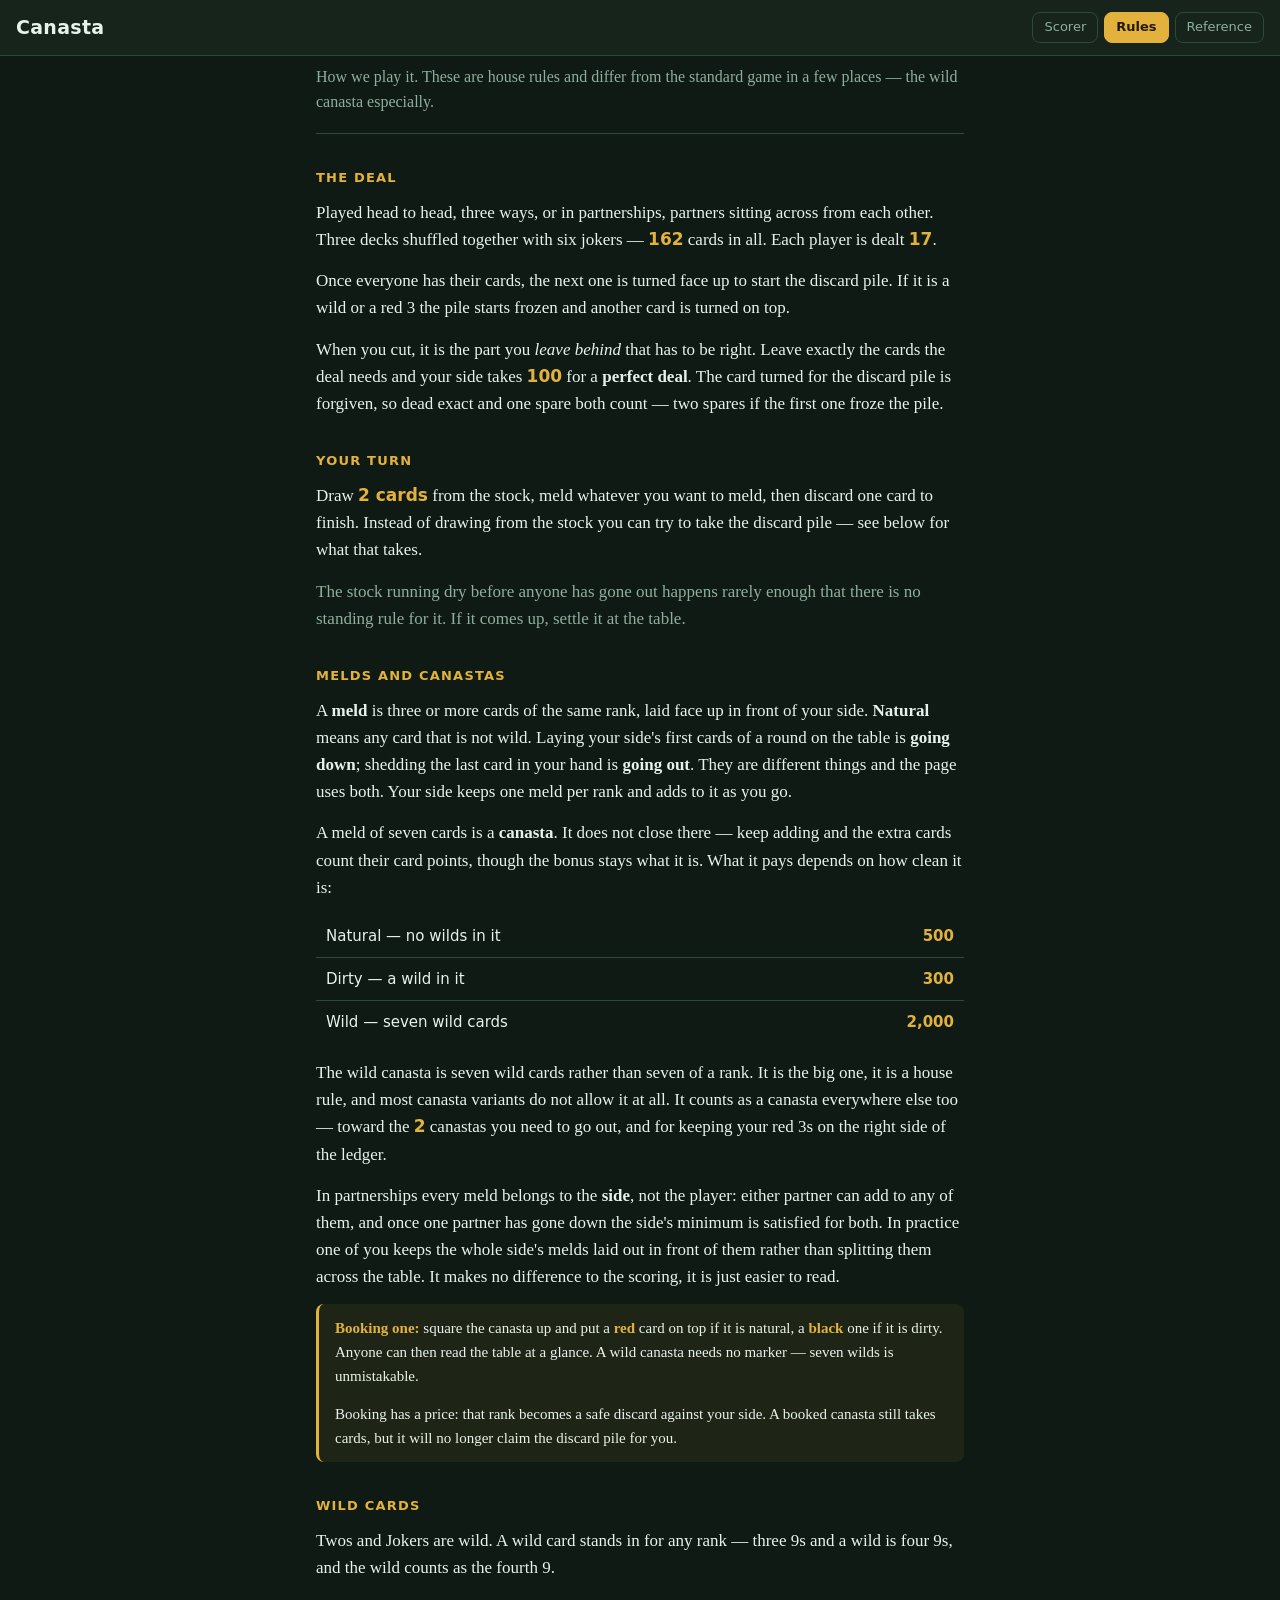
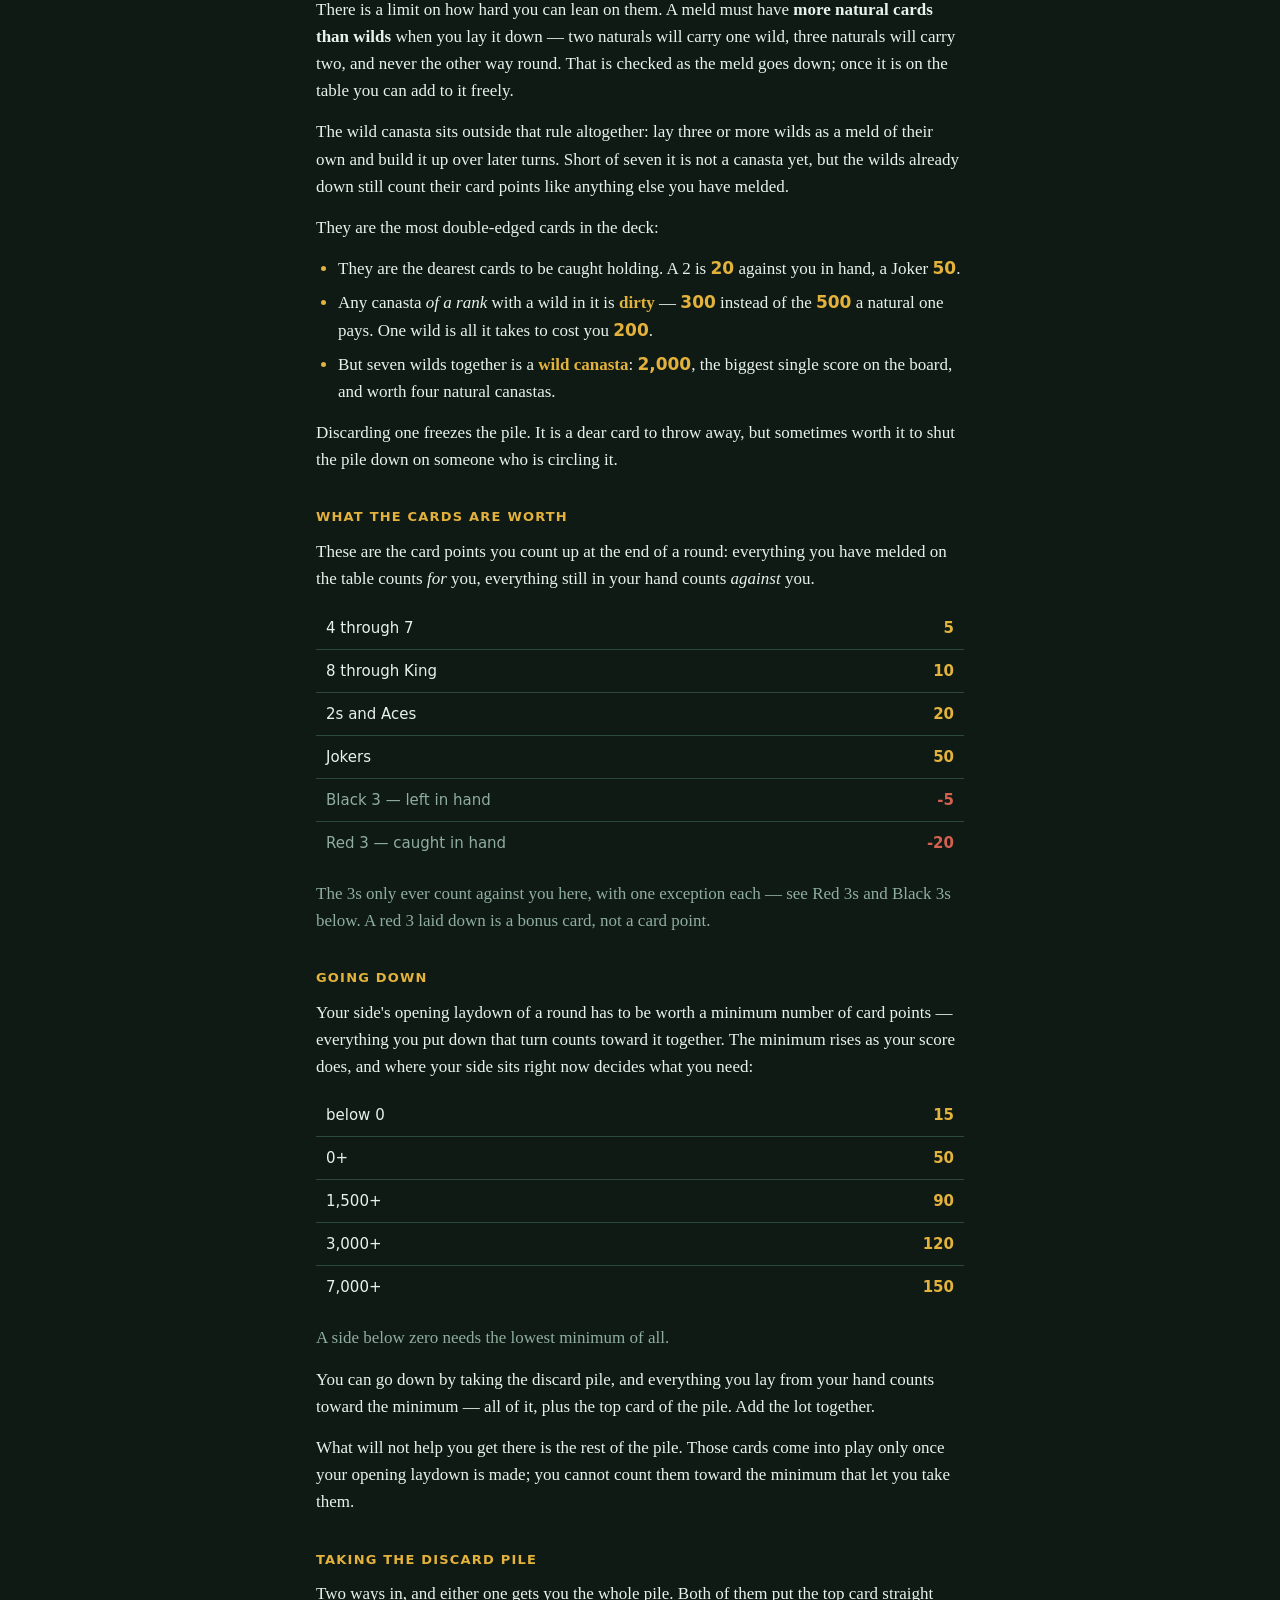
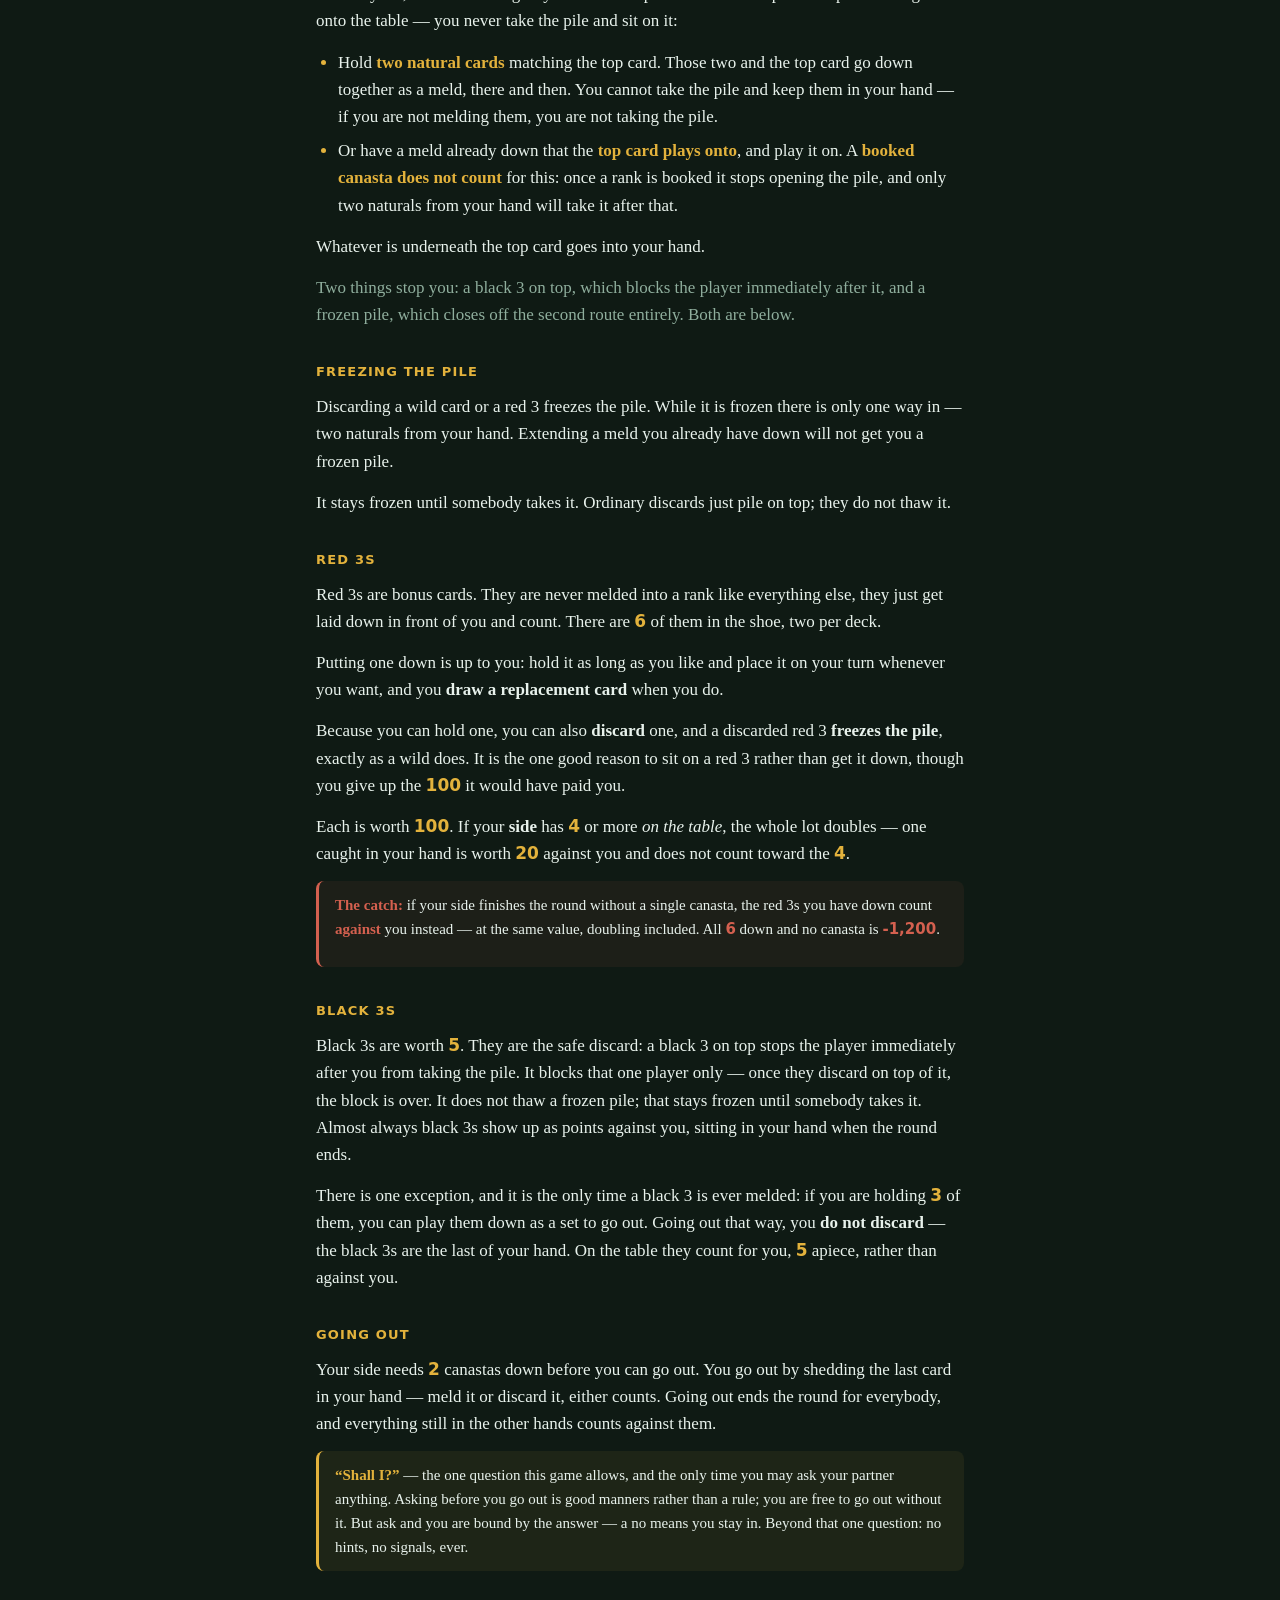
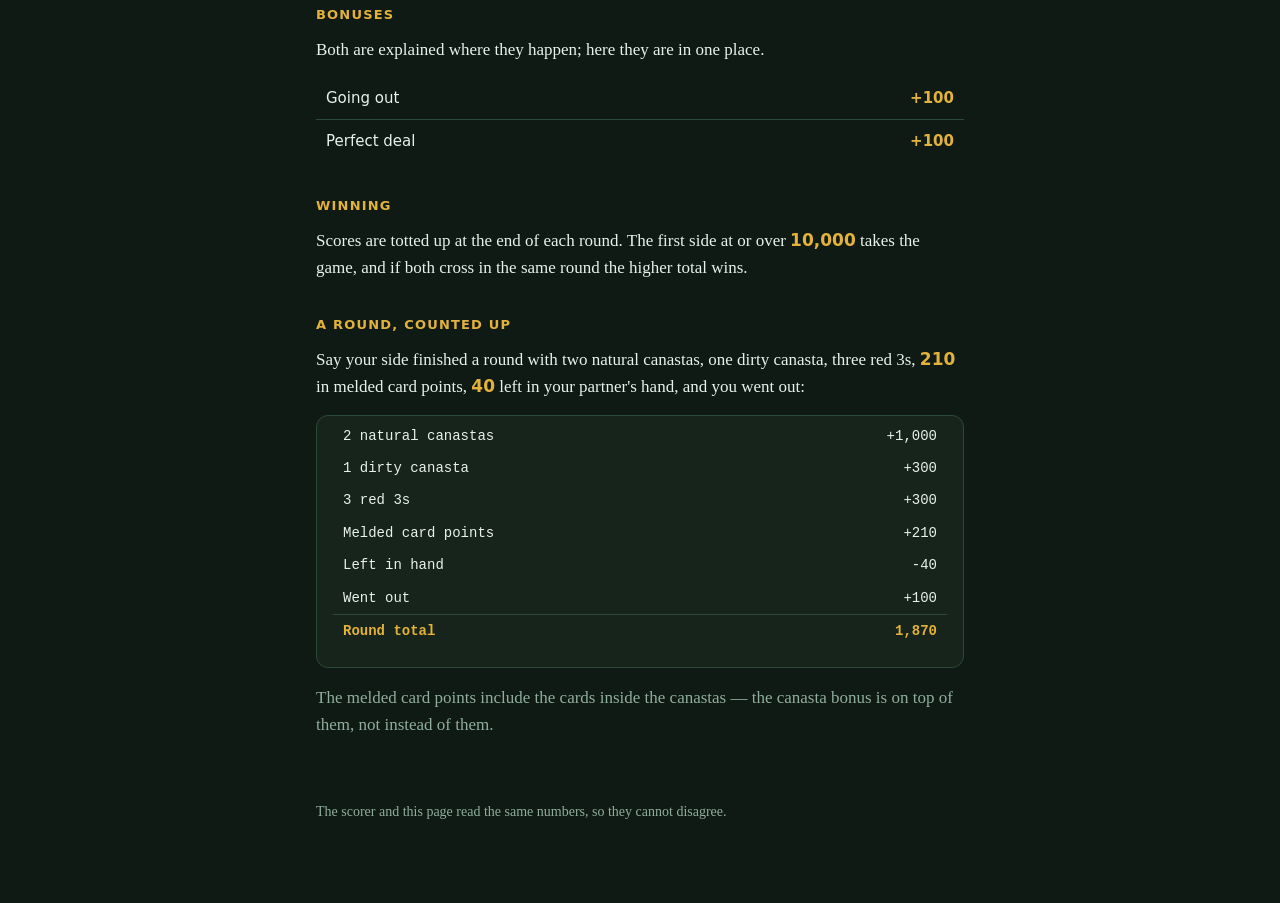
<file: rules.html>
<!doctype html>
<html lang="en">
<head>
<meta charset="utf-8">
<meta name="viewport" content="width=device-width,initial-scale=1">
<title>Canasta House Rules</title>
<link rel="icon" href="favicon.svg" type="image/svg+xml">
<link rel="apple-touch-icon" href="apple-touch-icon.png">
<meta name="theme-color" content="#16241c">
<meta name="apple-mobile-web-app-capable" content="yes">
<meta name="mobile-web-app-capable" content="yes">
<meta name="apple-mobile-web-app-status-bar-style" content="black">
<meta name="apple-mobile-web-app-title" content="Canasta">
<link rel="stylesheet" href="nav.css?v=2">
<style>
  :root{
    --bg:#0f1a14; --panel:#16241c; --panel2:#1d3026; --line:#2c4a39;
    --ink:#e8f2ec; --dim:#8fae9d; --gold:#e3b23c; --red:#d4604f;
  }
  *{box-sizing:border-box}
  body{margin:0;background:var(--bg);color:var(--ink);
    font:17px/1.6 ui-serif,Georgia,"Times New Roman",serif;
    padding:0 0 80px;-webkit-text-size-adjust:100%}
  main{max-width:680px;margin:0 auto;padding:8px 16px}
  .lede{color:var(--dim);font-size:16px;border-bottom:1px solid var(--line);padding-bottom:18px}
  h2{font-family:ui-sans-serif,system-ui,-apple-system,"Segoe UI",sans-serif;
    font-size:13px;text-transform:uppercase;letter-spacing:1.2px;color:var(--gold);
    margin:34px 0 10px;font-weight:700}
  p{margin:0 0 14px}
  ul{margin:0 0 14px;padding-left:22px}
  li{margin-bottom:7px}
  li::marker{color:var(--gold)}
  li b{color:var(--gold)}
  .dim{color:var(--dim)}
  b.n{color:var(--gold);font-variant-numeric:tabular-nums;
    font-family:ui-sans-serif,system-ui,sans-serif}
  table{width:100%;border-collapse:collapse;margin:0 0 16px;
    font-family:ui-sans-serif,system-ui,-apple-system,"Segoe UI",sans-serif;font-size:15px}
  th,td{padding:9px 10px;border-bottom:1px solid var(--line);text-align:left}
  td+td,th+th{text-align:right;font-variant-numeric:tabular-nums;white-space:nowrap}
  th{font-size:11px;text-transform:uppercase;letter-spacing:.6px;color:var(--dim);font-weight:600}
  tbody tr:last-child td{border-bottom:0}
  td b{color:var(--gold)}
  tr.minus td{color:var(--dim)}
  tr.minus td b{color:var(--red)}
  .box{background:var(--panel);border:1px solid var(--line);border-radius:12px;
    padding:4px 16px;margin:0 0 16px}
  .warn{border-left:3px solid var(--red);background:rgba(212,96,79,.07);
    border-radius:8px;padding:12px 16px;margin:0 0 16px;font-size:15px}
  .warn b{color:var(--red)}
  .callout{border-left:3px solid var(--gold);background:rgba(227,178,60,.07);
    border-radius:8px;padding:12px 16px;margin:0 0 16px;font-size:15px}
  .callout b{color:var(--gold)}
  .callout p:last-child{margin-bottom:0}
  .calc{font-family:ui-monospace,SFMono-Regular,Consolas,monospace;font-size:14px}
  .calc td{padding:5px 10px;border:0}
  .calc tr.sum td{border-top:1px solid var(--line);font-weight:700;color:var(--gold)}
  footer{max-width:680px;margin:40px auto 0;padding:0 16px;color:var(--dim);font-size:14px}

  @media print{
    @page{margin:18mm}
    :root{--bg:#fff;--panel:#fff;--panel2:#fff;--line:#999;
          --ink:#000; --dim:#333; --gold:#000; --red:#000}
    body{background:#fff;color:#000;padding:0;font-size:11pt;line-height:1.45}
    /* keep the title on the printed sheet, drop the nav */
    /* header and footer live outside main, so they need the same measure
       or the title hangs off the left of the text block */
    header{position:static;display:block;background:none;border:0;padding:0;
      max-width:165mm;margin:0 auto 14pt}
    header h1{color:#000;font-size:16pt}
    header .sp,header a{display:none}
    /* 180mm of Letter at 11pt is a ~110 character line. Pull the measure in. */
    main{max-width:165mm;margin:0 auto;padding:0}
    /* and keep a value next to its label instead of across the page */
    table{max-width:115mm}
    .lede{font-size:10.5pt;font-style:italic;color:#333;
      border-bottom:0;padding-bottom:0;margin:0 0 16pt}
    /* On screen the gold carries the hierarchy. In black on white a 13px
       uppercase run reads as WEAKER than the 11pt serif around it, so the
       headings have to get bigger and take a rule to sit on. */
    h2{color:#000;font-size:12pt;letter-spacing:.5pt;margin:20pt 0 7pt;
      border-bottom:1pt solid #000;padding-bottom:3pt;
      break-after:avoid;page-break-after:avoid}
    h2:first-of-type{margin-top:0}
    p{margin:0 0 9pt}
    p,li{orphans:3;widows:3}
    table,.warn,.callout,.box,ul{break-inside:avoid;page-break-inside:avoid}
    table{margin-bottom:12pt}
    th,td{border-bottom:1px solid #bbb;padding:4pt 8pt}
    th{color:#333;font-size:8pt}
    ul{margin-bottom:12pt}
    li{margin-bottom:3pt}
    .warn,.callout{padding:8pt 11pt;margin-bottom:12pt;font-size:10.5pt}
    td b,b.n,.warn b,.callout b,li b{color:#000}
    tr.minus td,tr.minus td b{color:#333}
    .warn,.callout{border:1px solid #999;border-left-width:3px;background:none}
    .box{border:1px solid #999}
    .calc tr.sum td{color:#000}
    footer{max-width:165mm;margin:14pt auto 0;color:#333;
      border-top:1px solid #999;padding:6pt 0 0}
    footer::after{content:" \2014  hersha.github.io/Canasta/"}
  }
</style>
</head>
<body>
<header>
  <h1>Canasta<span class="pt"> &mdash; House Rules</span></h1>
  <span class="sp"></span>
  <nav>
    <a href="index.html">Scorer</a>
    <a href="rules.html" aria-current="page">Rules</a>
    <a href="reference.html">Reference</a>
  </nav>
</header>
<main>
  <p class="lede">How we play it. These are house rules and differ from the
  standard game in a few places &mdash; the wild canasta especially.</p>

  <h2>The deal</h2>
  <p>Played head to head, three ways, or in partnerships, partners
  sitting across from each other. Three decks shuffled together with six jokers
  &mdash; <b class="n" id="dkcards"></b> cards in all. Each player is dealt
  <b class="n" id="dkhand"></b>.</p>
  <p>Once everyone has their cards, the next one is turned face up to start the
  discard pile. If it is a wild or a red 3 the pile starts frozen and another
  card is turned on top.</p>
  <p>When you cut, it is the part you <i>leave behind</i> that has to be right.
  Leave exactly the cards the deal needs and your side takes
  <b class="n" id="dkcut"></b> for a <b>perfect deal</b>. The card turned for
  the discard pile is forgiven, so dead exact and one spare both count &mdash;
  two spares if the first one froze the pile.</p>

  <h2>Your turn</h2>
  <p>Draw <b class="n" id="dkdraw"></b> from the stock, meld whatever you want
  to meld, then discard one card to finish. Instead of drawing from the stock
  you can try to take the discard pile &mdash; see below for what that takes.</p>
  <p class="dim">The stock running dry before anyone has gone out happens rarely
  enough that there is no standing rule for it. If it comes up, settle it at the
  table.</p>

  <h2>Melds and canastas</h2>
  <p>A <b>meld</b> is three or more cards of the same rank, laid face up in
  front of your side. <b>Natural</b> means any card that is not wild. Laying
  your side's first cards of a round on the table is <b>going down</b>; shedding
  the last card in your hand is <b>going out</b>. They are different things and the page
  uses both. Your side keeps one meld per rank and adds to it as you go.</p>
  <p>A meld of seven cards is a <b>canasta</b>. It does not close there &mdash;
  keep adding and the extra cards count their card points, though the bonus
  stays what it is. What it pays depends on how clean it is:</p>
  <table id="canastas">
    <thead><tr><th>Canasta</th><th>Bonus</th></tr></thead>
    <tbody></tbody>
  </table>
  <p>The wild canasta is seven wild cards rather than seven of a rank. It is the
  big one, it is a house rule, and most canasta variants do not allow it at all.
  It counts as a canasta everywhere else too &mdash; toward the
  <b class="n" id="mcgo"></b> canastas you need to go out, and for keeping your
  red 3s on the right side of the ledger.</p>
  <p>In partnerships every meld belongs to the <b>side</b>, not the player:
  either partner can add to any of them, and once one partner has gone down the
  side's minimum is satisfied for both. In practice one of you keeps the whole
  side's melds laid out in front of them rather than splitting them across the
  table. It makes no difference to the scoring, it is just easier to read.</p>
  <div class="callout">
    <p><b>Booking one:</b> square the canasta up and put a <b>red</b> card on
    top if it is natural, a <b>black</b> one if it is dirty. Anyone can then
    read the table at a glance. A wild canasta needs no marker &mdash; seven
    wilds is unmistakable.</p>
    <p>Booking has a price: that rank becomes a safe discard against your side.
    A booked canasta still takes cards, but it will no longer claim the discard
    pile for you.</p>
  </div>

  <h2>Wild cards</h2>
  <p>Twos and Jokers are wild. A wild card stands in for any rank &mdash; three
  9s and a wild is four 9s, and the wild counts as the fourth 9.</p>
  <p>There is a limit on how hard you can lean on them. A meld must have
  <b>more natural cards than wilds</b> when you lay it down &mdash; two naturals
  will carry one wild, three naturals will carry two, and never the other way
  round. That is checked as the meld goes down; once it is on the table you can
  add to it freely.</p>
  <p>The wild canasta sits outside that rule altogether: lay three or more wilds
  as a meld of their own and build it up over later turns. Short of seven it is
  not a canasta yet, but the wilds already down still count their card points
  like anything else you have melded.</p>
  <p>They are the most double-edged cards in the deck:</p>
  <ul>
    <li>They are the dearest cards to be caught holding. A 2 is
      <b class="n" id="w2"></b> against you in hand, a Joker
      <b class="n" id="wjk"></b>.</li>
    <li>Any canasta <i>of a rank</i> with a wild in it is <b>dirty</b> &mdash;
      <b class="n" id="wdirty"></b> instead of the
      <b class="n" id="wnat"></b> a natural one pays. One wild is all it takes
      to cost you <b class="n" id="wgap"></b>.</li>
    <li>But seven wilds together is a <b>wild canasta</b>:
      <b class="n" id="wwild"></b>, the biggest single score on the board, and
      worth four natural canastas.</li>
  </ul>
  <p>Discarding one freezes the pile. It is a dear card to throw away, but
  sometimes worth it to shut the pile down on someone who is circling it.</p>

  <h2>What the cards are worth</h2>
  <p>These are the card points you count up at the end of a round: everything
  you have melded on the table counts <i>for</i> you, everything still in your
  hand counts <i>against</i> you.</p>
  <table id="cards">
    <thead><tr><th>Card</th><th>Points</th></tr></thead>
    <tbody></tbody>
  </table>
  <p class="dim">The 3s only ever count against you here, with one exception
  each &mdash; see Red 3s and Black 3s below. A red 3 laid down is a bonus card,
  not a card point.</p>

  <h2>Going down</h2>
  <p>Your side's opening laydown of a round has to be worth a minimum number of
  card points &mdash; everything you put down that turn counts toward it
  together. The minimum rises as your score does, and where your side sits
  right now decides what you need:</p>
  <table id="ladder">
    <thead><tr><th>Your side's score</th><th>Minimum to go down</th></tr></thead>
    <tbody></tbody>
  </table>
  <p class="dim">A side below zero needs the lowest minimum of all.</p>
  <p>You can go down by taking the discard pile, and everything you lay from
  your hand counts toward the minimum &mdash; all of it, plus the top card of
  the pile. Add the lot together.</p>
  <p>What will not help you get there is the rest of the pile. Those cards come
  into play only once your opening laydown is made; you cannot count them
  toward the minimum that let you take them.</p>

  <h2>Taking the discard pile</h2>
  <p>Two ways in, and either one gets you the whole pile. Both of them put the
  top card straight onto the table &mdash; you never take the pile and sit on
  it:</p>
  <ul>
    <li>Hold <b>two natural cards</b> matching the top card. Those two and the
      top card go down together as a meld, there and then. You cannot take the
      pile and keep them in your hand &mdash; if you are not melding them, you
      are not taking the pile.</li>
    <li>Or have a meld already down that the <b>top card plays onto</b>, and
      play it on. A <b>booked canasta does not count</b> for this: once a rank
      is booked it stops opening the pile, and only two naturals from your hand
      will take it after that.</li>
  </ul>
  <p>Whatever is underneath the top card goes into your hand.</p>
  <p class="dim">Two things stop you: a black 3 on top, which blocks the player
  immediately after it, and a frozen pile, which closes off the second route
  entirely. Both are below.</p>

  <h2>Freezing the pile</h2>
  <p>Discarding a wild card or a red 3 freezes the pile. While it is frozen
  there is only one way in &mdash; two naturals from your hand. Extending a meld
  you already have down will not get you a frozen pile.</p>
  <p>It stays frozen until somebody takes it. Ordinary discards just pile on top;
  they do not thaw it.</p>

  <h2>Red 3s</h2>
  <p>Red 3s are bonus cards. They are never melded into a rank like
  everything else, they just get laid down in front of you and count. There are
  <b class="n" id="r3n"></b> of them in the shoe, two per deck.</p>
  <p>Putting one down is up to you: hold it as long as you like and place it on
  your turn whenever you want, and you <b>draw a replacement card</b> when you
  do.</p>
  <p>Because you can hold one, you can also <b>discard</b> one, and a
  discarded red 3 <b>freezes the pile</b>, exactly as a wild does. It is the one
  good reason to sit on a red 3 rather than get it down, though you give up the
  <b class="n" id="r3give"></b> it would have paid you.</p>
  <p>Each is worth <b class="n" id="r3"></b>. If your <b>side</b> has
  <b class="n" id="r3d"></b> or more <i>on the table</i>, the whole lot doubles
  &mdash; one caught in your hand is worth
  <b class="n" id="r3hand"></b> against you and does not count toward the
  <b class="n" id="r3d2"></b>.</p>
  <div class="warn">
    <p><b>The catch:</b> if your side finishes the round without a single
    canasta, the red 3s you have down count <b>against</b> you instead &mdash;
    at the same value, doubling included. All
    <b class="n" id="r3n2"></b> down and no canasta is
    <b class="n" id="r3worst"></b>.</p>
  </div>

  <h2>Black 3s</h2>
  <p>Black 3s are worth <b class="n" id="b3"></b>. They are the safe discard:
  a black 3 on top stops the player immediately after you from taking the pile.
  It blocks that one player only &mdash; once they discard on top of it, the
  block is over. It does not thaw a frozen pile; that stays frozen until
  somebody takes it. Almost always black 3s show up as points against you,
  sitting in your hand when the round ends.</p>
  <p>There is one exception, and it is the only time a black 3 is ever
  melded: if you are holding <b class="n" id="b3out"></b> of them, you can
  play them down as a set to go out. Going out that way, you
  <b>do not discard</b> &mdash; the black 3s are the last of your hand. On the
  table they count for you, <b class="n" id="b3each"></b> apiece, rather than
  against you.</p>

  <h2>Going out</h2>
  <p>Your side needs <b class="n" id="gocan"></b> canastas down before you can
  go out. You go out by shedding the last card in your hand &mdash; meld it or
  discard it, either counts. Going out ends the round for everybody, and
  everything still in the other hands counts against them.</p>
  <div class="callout">
    <p><b>&ldquo;Shall I?&rdquo;</b> &mdash; the one question this game allows,
    and the only time you may ask your partner anything. Asking before you go
    out is good manners rather than a rule; you are free to go out without it.
    But ask and you are bound by the answer &mdash; a no means you stay in.
    Beyond that one question: no hints, no signals, ever.</p>
  </div>
  <h2>Bonuses</h2>
  <p>Both are explained where they happen; here they are in one place.</p>
  <table id="bonuses">
    <thead><tr><th>Bonus</th><th>Points</th></tr></thead>
    <tbody></tbody>
  </table>

  <h2>Winning</h2>
  <p>Scores are totted up at the end of each round. The first side at or over
  <b class="n" id="target"></b> takes the game, and if both cross in the same round
  the higher total wins.</p>

  <h2>A round, counted up</h2>
  <p>Say your side finished a round with two natural canastas, one dirty
  canasta, three red 3s, <b class="n">210</b> in melded card points,
  <b class="n">40</b> left in your partner's hand, and you went out:</p>
  <div class="box">
    <table class="calc"><tbody id="example"></tbody></table>
  </div>
  <p class="dim">The melded card points include the cards inside the canastas
  &mdash; the canasta bonus is on top of them, not instead of them.</p>

</main>
<footer>The scorer and this page read the same numbers, so they cannot disagree.</footer>

<script src="rules.js?v=2"></script>
<script>
const el = id => document.getElementById(id);
const rows = (id, data) => el(id).innerHTML = data.map(r =>
  '<tr' + (r[2] ? ' class="' + r[2] + '"' : '') + '><td>' + r[0] +
  '</td><td><b>' + r[1] + '</b></td></tr>').join('');

rows('cards', CARD_VALUES.map(c => [c.long, c.v]).concat([
  ['Black 3 &mdash; left in hand',    '-' + SCORE.blackThree,  'minus'],
  ['Red 3 &mdash; caught in hand',    '-' + SCORE.red3InHand,  'minus']
]));
rows('ladder', meldLadder().map(s => [s.at, s.need]));
rows('canastas', [
  ['Natural &mdash; no wilds in it', money(SCORE.natural)],
  ['Dirty &mdash; a wild in it',   money(SCORE.dirty)],
  ['Wild &mdash; seven wild cards',  money(SCORE.wild)]
]);
rows('bonuses', [
  ['Going out',   '+' + SCORE.goOut],
  ['Perfect deal', '+' + SCORE.perfectCut]
]);

el('r3').textContent  = SCORE.red3;
el('r3d').textContent = SCORE.red3DoubleAt;
el('r3worst').textContent = '-' + money(DEAL.red3s * SCORE.red3 * 2);
el('r3n').textContent    = DEAL.red3s;
el('r3n2').textContent   = DEAL.red3s;
el('r3d2').textContent   = SCORE.red3DoubleAt;
el('r3give').textContent = SCORE.red3;
el('mcgo').textContent   = DEAL.canastasToGoOut;
el('b3').textContent  = SCORE.blackThree;
el('target').textContent = money(TARGET_DEFAULT);
el('dkcards').textContent = money(DEAL.cards);
el('dkhand').textContent  = DEAL.hand;
el('dkcut').textContent   = SCORE.perfectCut;
el('dkdraw').textContent  = DEAL.draw + (DEAL.draw === 1 ? ' card' : ' cards');
el('r3hand').textContent  = SCORE.red3InHand;
el('b3out').textContent   = DEAL.blackThreesToGoOut;
el('b3each').textContent  = SCORE.blackThree;

const cardVal = short => (CARD_VALUES.find(c => c.short === short) || {}).v;
el('w2').textContent     = cardVal('2s &amp; A');
el('wjk').textContent    = cardVal('Jokers');
el('wdirty').textContent = money(SCORE.dirty);
el('wnat').textContent   = money(SCORE.natural);
el('wwild').textContent  = money(SCORE.wild);
el('wgap').textContent   = money(SCORE.natural - SCORE.dirty);
el('gocan').textContent   = DEAL.canastasToGoOut;

// worked example, arithmetic done from the same constants rather than typed out
const ex = [
  ['2 natural canastas', 2 * SCORE.natural],
  ['1 dirty canasta',    SCORE.dirty],
  ['3 red 3s',           3 * SCORE.red3],
  ['Melded card points', 210],
  ['Left in hand',       -40],
  ['Went out',           SCORE.goOut]
];
el('example').innerHTML = ex.map(r =>
    '<tr><td>' + r[0] + '</td><td>' + (r[1] < 0 ? '-' : '+') +
    money(Math.abs(r[1])) + '</td></tr>').join('') +
  '<tr class="sum"><td>Round total</td><td>' +
    money(ex.reduce((s,r) => s + r[1], 0)) + '</td></tr>';
</script>
</body>
</html>
</file>
<file: nav.css>
/* Shared page chrome. Each page defines the palette in its own :root and
   supplies its own <h1>; everything else about the header lives here so the
   three pages cannot drift apart again. */

/* One row on every page and at every width, so moving between pages never
   moves the nav. The page name only shows in print (.pt); on screen the
   highlighted nav button already says where you are. */
header{background:var(--panel);border-bottom:1px solid var(--line);
  padding:12px 16px;display:flex;align-items:center;gap:10px;flex-wrap:nowrap;
  position:sticky;top:0;z-index:5;font-size:16px;line-height:1.45;
  font-family:ui-sans-serif,system-ui,-apple-system,"Segoe UI",sans-serif}
/* the title is the part that gives way - it shrinks and clips before the
   header could ever need a second line (big text sizes, page zoom) */
header h1{font-size:19px;margin:0;letter-spacing:.3px;font-family:inherit;
  min-width:0;flex:0 1 auto;white-space:nowrap;overflow:hidden;text-overflow:ellipsis}
header nav,header button{flex:none}
header .sp{flex:1}
header .pt{display:none}

header nav{display:flex;gap:6px;flex-wrap:nowrap}
header nav a{color:var(--dim);text-decoration:none;font-size:13px;
  border:1px solid var(--line);border-radius:8px;padding:5px 11px;
  white-space:nowrap}
header nav a:hover{color:var(--ink);border-color:var(--gold)}
header nav a[aria-current="page"]{background:var(--gold);color:#241a05;
  border-color:var(--gold);font-weight:600;cursor:default}

@media (max-width:640px){
  header{padding:8px 12px;gap:6px}
  header h1{font-size:16px}
  header nav{gap:4px}
  header nav a{padding:4px 8px;font-size:12px}
}
/* the smallest phones: the title gives way so the nav keeps one row */
@media (max-width:370px){
  header h1{display:none}
  header .sp{flex:1}
}

/* move between pages with a quick crossfade instead of a blank flash, where
   the browser supports it; the header is named so it stays put */
@view-transition{navigation:auto}
header{view-transition-name:site-header}

@media print{
  header nav{display:none}
  header .pt{display:inline}
}
</file>
